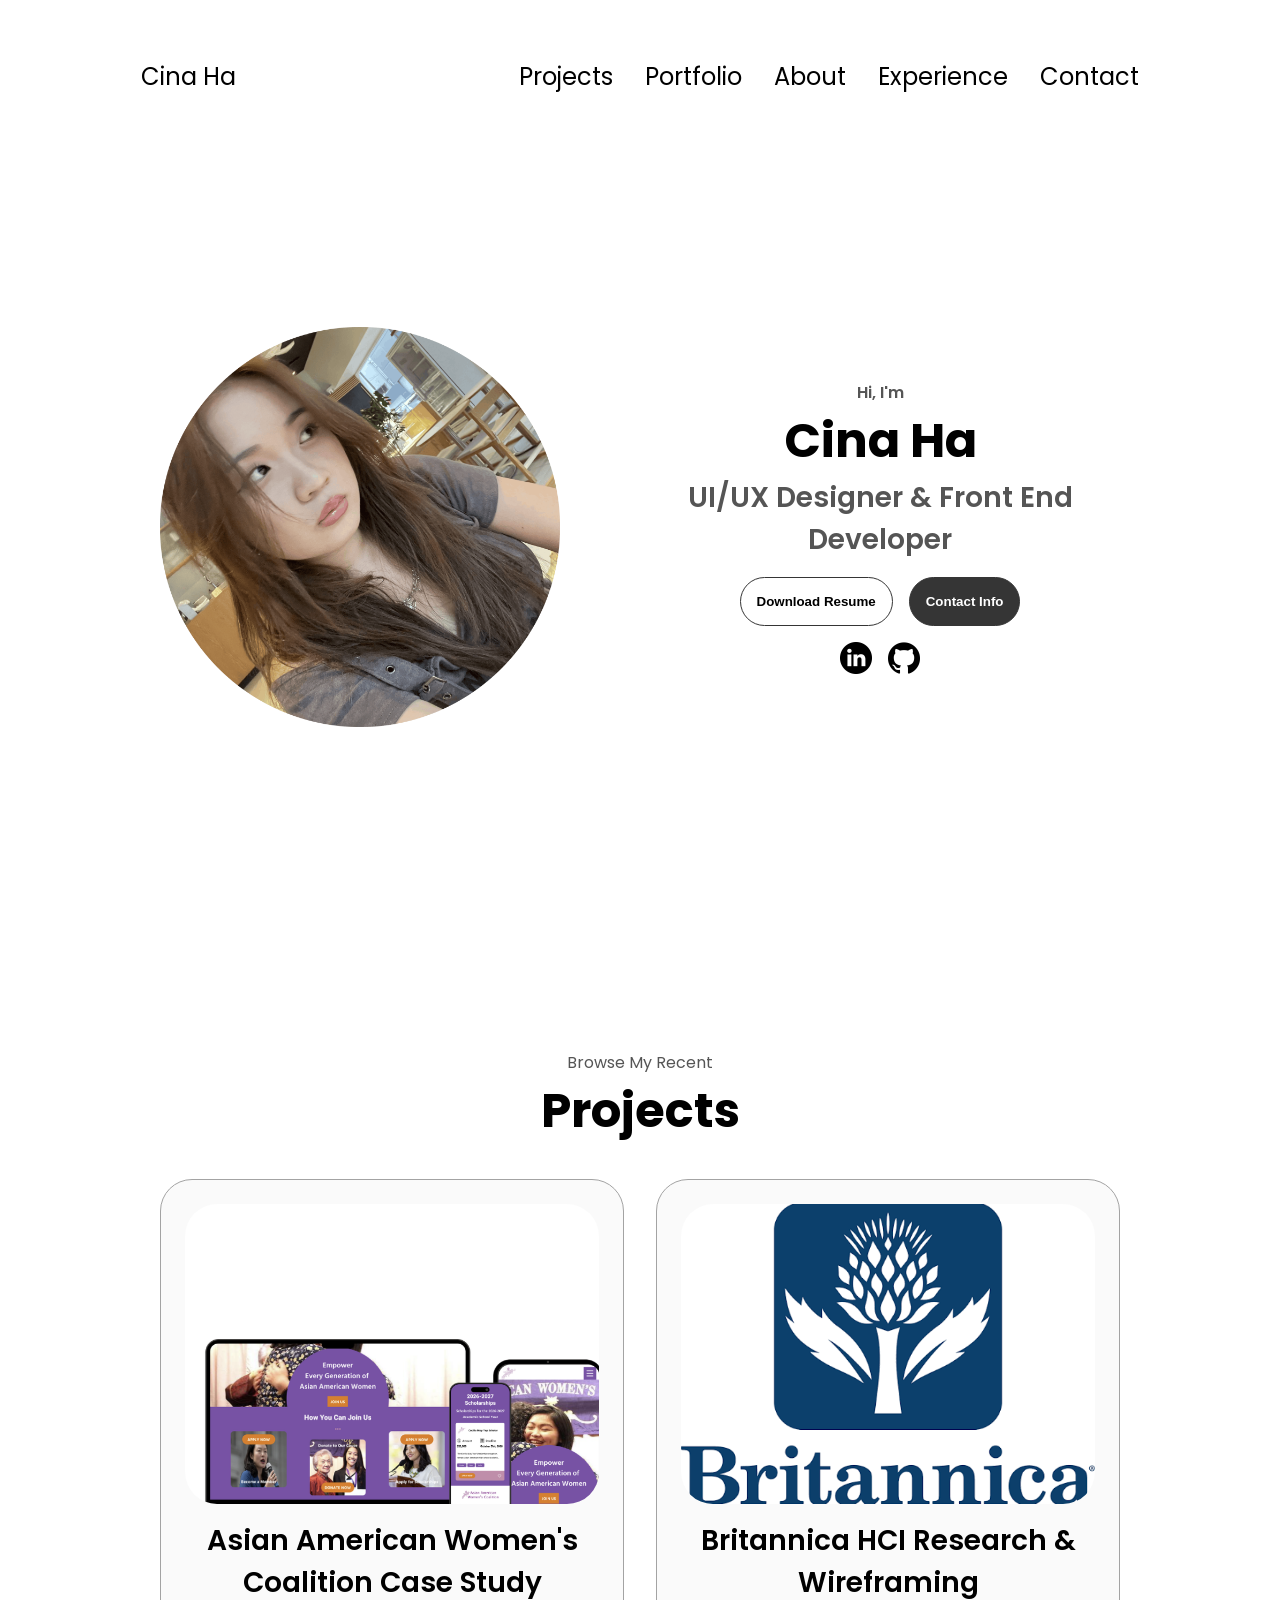
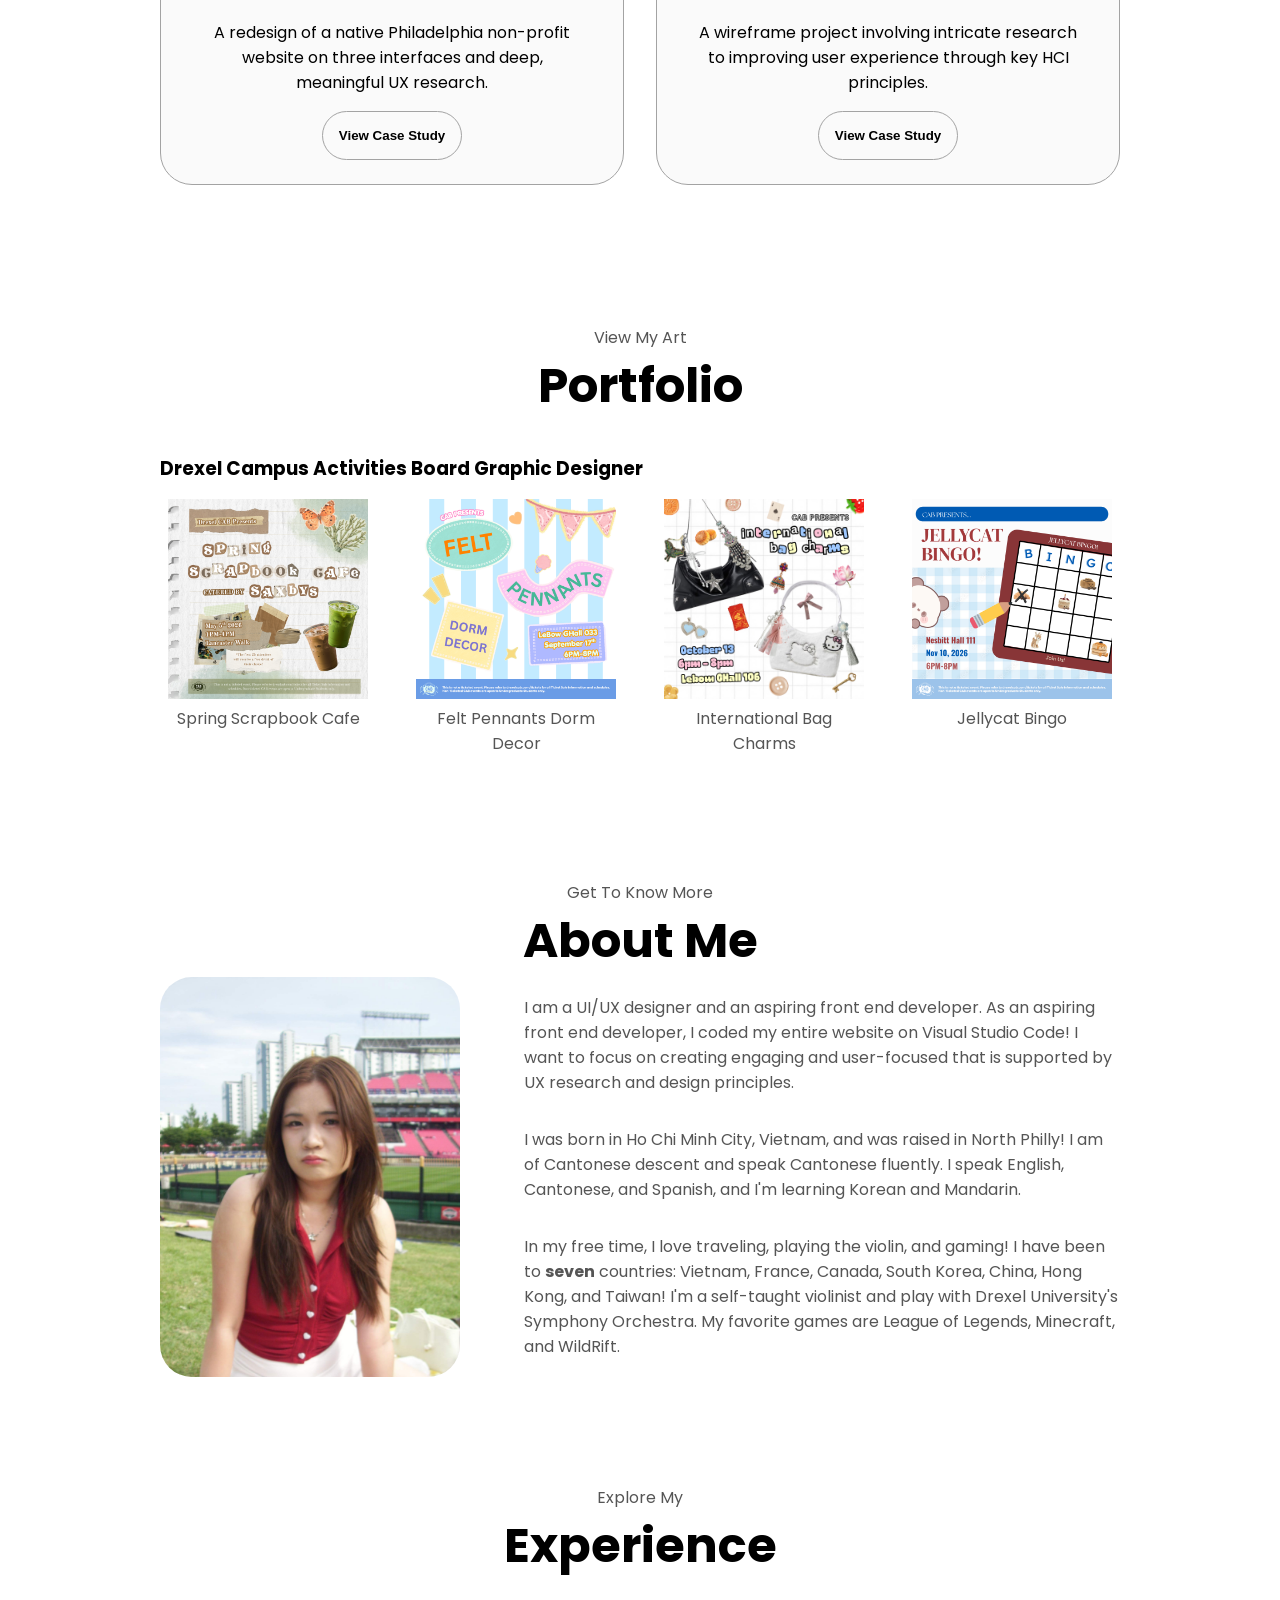
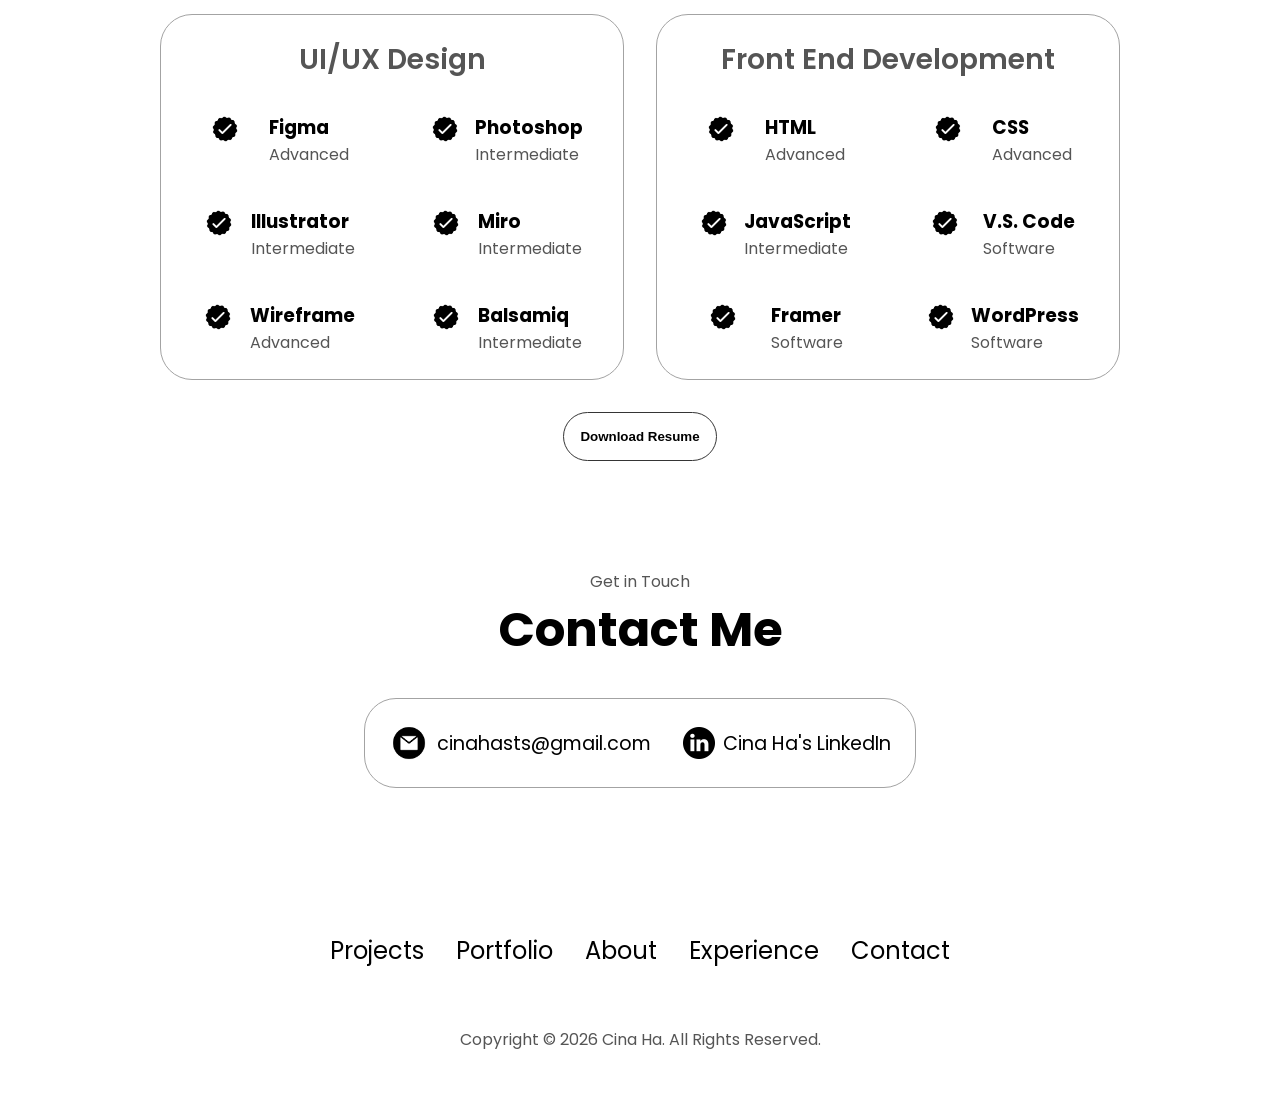
<file: index.html>
<!DOCTYPE html>
<html lang="en">
  <head>
    <meta charset="UTF-8" />
    <meta http-equiv="X-UA-Compatible" content="IE=edge" />
    <meta name="viewport" content="width=device-width, initial-scale=1.0" />
    <title>Cina Ha Portfolio</title>
    <link rel="stylesheet" href="style.css" />
    <link rel="stylesheet" href="mediaqueries.css" />
  </head>
  <body>
    <nav id="desktop-nav">
      <div class="logo"><a href="index.html">Cina Ha</a></div>
      <div>
        <ul class="nav-links">
            <li><a href="#projects">Projects</a></li>
            <li><a href="#portfolio">Portfolio</a></li>
            <li><a href="#about">About</a></li>
            <li><a href="#experience">Experience</a></li>
            <li><a href="#contact">Contact</a></li>
        </ul>
      </div>
    </nav>
    <nav id="hamburger-nav">
      <div class="logo"><a href="index.html">Cina Ha</a></div>
      <div class="hamburger-menu">
        <div class="hamburger-icon" onclick="toggleMenu()">
          <span></span>
          <span></span>
          <span></span>
        </div>
        <div class="menu-links">
          <li><a href="index.html#projects" onclick="toggleMenu()">Projects</a></li>
          <li><a href="index.html#portfolio" onclick="toggleMenu()">Portfolio</a></li>
          <li><a href="index.html#about" onclick="toggleMenu()">About</a></li>
          <li><a href="index.html#experience" onclick="toggleMenu()">Experience</a></li>
          <li><a href="index.html#contact" onclick="toggleMenu()">Contact</a></li>
        </div>
      </div>
    </nav>
    <section id="profile">
      <div class="section__pic-container">
        <img src="./assets/website pfp brown(1)-modified(1).png" alt="John Doe profile picture" />
      </div>
      <div class="section__text">
        <p class="section__text__p1">Hi, I'm</p>
        <h1 class="title">Cina Ha</h1>
        <p class="section__text__p2">UI/UX Designer & Front End Developer</p>
        <div class="btn-container">
          <button
            class="btn btn-color-2"
            onclick="window.open('https://drive.google.com/file/d/10fCJRKZwjLF81q43o3xTg7Vyif8d-96S/view?usp=sharing')"
          >
            Download Resume
          </button>
          <button class="btn btn-color-1" onclick="location.href='./#contact'">
            Contact Info
          </button>
        </div>
        <div id="socials-container">
          <img
            src="./assets/linkedin.png"
            alt="My LinkedIn profile"
            class="icon"
            onclick="location.href='https://linkedin.com/in/cina-ha-b302763a6'"
          />
          <img
            src="./assets/github.png"
            alt="My Github profile"
            class="icon"
            onclick="location.href='https://github.com/cinaha-edu'"
          />
        </div>
      </div>
    </section>
    <section id="projects">
      <p class="section__text__p1">Browse My Recent</p>
      <h1 class="title">Projects</h1>
      <div class="experience-details-container">
        <div class="about-containers">
          <div class="details-container color-container">
            <div class="article-container">
              <img
                src="./assets/AAWC Project 1 Photo.png"
                alt="Asian American Women's Coalition Case Study"
                class="project-img"
              />
            </div>
            <h2 class="experience-sub-title project-title">Asian American Women's Coalition Case Study</h2>
            <p class="AAWC-info-project project-title">A redesign of a native Philadelphia non-profit website on three interfaces and deep, meaningful UX research.</p>
            <div class="btn-container">
              <button
                class="btn btn-color-2 project-btn"
                onclick="location.href='project1.html'"
              >
                View Case Study
              </button>
            </div>
          </div>
          <div class="details-container color-container">
            <div class="article-container">
              <img
                src="./assets/New Britannica.png"
                alt="Britannica Case Study"
                class="project-img"
              />
            </div>
            <h2 class="experience-sub-title project-title">Britannica HCI Research & Wireframing</h2>
            <p class="AAWC-info-body project-title">A wireframe project involving intricate research to improving user experience through key HCI principles.</p>
            <div class="btn-container">
            <div class="btn-container">
              <button
                class="btn btn-color-2 project-btn"
                onclick="location.href='project2.html'"
              >
                View Case Study
              </button>
            </div>
          </div>
        </div>
      </div>
    </section>
    <section id="portfolio">
      <p class="section__text__p1">View My Art</p>
      <h1 class="title">Portfolio</h1>
      <div class="portfolio-text">
        <h3>Drexel Campus Activities Board Graphic Designer</h3>
      </div>
      <div class="portfolio-pic-container">
        <div class="portfolio-pic">
          <img
            src="./assets/(FINAL) Spring Scrapbook @ Saxbys (V2).png"
            alt="Profile picture"
            class="portfolio-pic-1"
          />
          <p>Spring Scrapbook Cafe
          </p>
        </div>
        <div class="portfolio-pic">
          <img
            src="./assets/Felt Pennants Dorm Decor FINAL.png"
            alt="Profile picture"
            class="portfolio-pic-1"
          />
          <p>Felt Pennants Dorm Decor</p>
        </div>
        <div class="portfolio-pic">
          <img
            src="./assets/CAB International Bag Charms 10.13.png"
            alt="Profile picture"
            class="portfolio-pic-1"
          />
          <p>International Bag Charms</p>

        </div>
        <div class="portfolio-pic">
          <img
            src="./assets/Jellycat Bingo.png"
            alt="Profile picture"
            class="portfolio-pic-1"
          />
          <p>Jellycat Bingo</p>

        </div>
      </div>
    </section>


    <section id="about">
      <p class="section__text__p1">Get To Know More</p>
      <h1 class="title">About Me</h1>
      <div class="section-container">
        <div class="section__pic-container">
          <img
            src="./assets/website pfp red(1).jpeg"
            alt="Profile picture"
            class="about-pic"
          />
        </div>
          <div class="text-container">
            <p class="about-me-1">I am a UI/UX designer and an aspiring front end developer. As an aspiring front end developer, I coded my entire website on Visual Studio Code! I want to focus on creating engaging and user-focused that is supported by UX research and design principles.</p>
            <p class="about-me-2">I was born in Ho Chi Minh City, Vietnam, and was raised in North Philly! I am of Cantonese descent and speak Cantonese fluently. I speak English, Cantonese, and Spanish, and I'm learning Korean and Mandarin.</p>
            <p class="about-me-3">In my free time, I love traveling, playing the violin, and gaming! I have been to <b>seven</b> countries: Vietnam, France, Canada, South Korea, China, Hong Kong, and Taiwan! I'm a self-taught violinist and play with Drexel University's Symphony Orchestra. My favorite games are League of Legends, Minecraft, and WildRift.</p>
          </div>
        </div>
      </div>
    </section>
    <section id="experience">
      <p class="section__text__p1">Explore My</p>
      <h1 class="title">Experience</h1>
      <div class="experience-details-container">
        <div class="about-containers">
          <div class="details-container">
            <h2 class="experience-sub-title">UI/UX Design</h2>
            <div class="article-container">
              <article>
                <img
                  src="./assets/checkmark.png"
                  alt="Experience icon"
                  class="icon"
                />
                <div>
                  <h3>Figma</h3>
                  <p>Advanced</p>
                </div>
              </article>

              <article>
                <img
                  src="./assets/checkmark.png"
                  alt="Experience icon"
                  class="icon"
                />
                <div>
                  <h3>Photoshop</h3>
                  <p>Intermediate</p>
                </div>
              </article>
              <article>
                <img
                  src="./assets/checkmark.png"
                  alt="Experience icon"
                  class="icon"
                />
                <div>
                  <h3>Illustrator</h3>
                  <p>Intermediate</p>
                </div>
              </article>
              <article>
                <img
                  src="./assets/checkmark.png"
                  alt="Experience icon"
                  class="icon"
                />
                <div>
                  <h3>Miro</h3>
                  <p>Intermediate</p>
                </div>
              </article>
              <article>
                <img
                  src="./assets/checkmark.png"
                  alt="Experience icon"
                  class="icon"
                />
                <div>
                  <h3>Wireframe</h3>
                  <p>Advanced</p>
                </div>
              </article>
              <article>
                <img
                  src="./assets/checkmark.png"
                  alt="Experience icon"
                  class="icon"
                />
                <div>
                  <h3>Balsamiq</h3>
                  <p>Intermediate</p>
                </div>
              </article>
            </div>
          </div>
          <div class="details-container">
            <h2 class="experience-sub-title">Front End Development</h2>
            <div class="article-container">
              <article>
                <img
                  src="./assets/checkmark.png"
                  alt="Experience icon"
                  class="icon"
                />
                <div>
                  <h3>HTML</h3>
                  <p>Advanced</p>
                </div>
              </article>
              <article>
                <img
                  src="./assets/checkmark.png"
                  alt="Experience icon"
                  class="icon"
                />
                <div>
                  <h3>CSS</h3>
                  <p>Advanced</p>
                </div>
              </article>
              <article>
                <img
                  src="./assets/checkmark.png"
                  alt="Experience icon"
                  class="icon"
                />
                <div>
                  <h3>JavaScript</h3>
                  <p>Intermediate</p>
                </div>
              </article>
              <article>
                <img
                  src="./assets/checkmark.png"
                  alt="Experience icon"
                  class="icon"
                />
                <div>
                  <h3>V.S. Code</h3>
                  <p>Software</p>
                </div>
              </article>
              <article>
                <img
                  src="./assets/checkmark.png"
                  alt="Experience icon"
                  class="icon"
                />
                <div>
                  <h3>Framer</h3>
                  <p>Software</p>
                </div>
              </article>
              <article>
                <img
                  src="./assets/checkmark.png"
                  alt="Experience icon"
                  class="icon"
                />
                <div>
                  <h3>WordPress</h3>
                  <p>Software</p>
                </div>
              </article>
            </div>
          </div>
        </div>
      </div>
      <div class="btn-container">
          <button
            class="btn btn-color-2"
            onclick="window.open('https://drive.google.com/file/d/10fCJRKZwjLF81q43o3xTg7Vyif8d-96S/view?usp=sharing')"
          >
            Download Resume
          </button>
    </section>
    <section id="contact">
      <p class="section__text__p1">Get in Touch</p>
      <h1 class="title">Contact Me</h1>
      <div class="contact-info-upper-container">
        <div class="contact-info-container">
          <img
            src="./assets/email.png"
            alt="Email icon"
            class="icon contact-icon email-icon"
          />
          <p><a href="mailto:cinahasts@gmail.com">cinahasts@gmail.com</a></p>
        </div>
        <div class="contact-info-container">
          <img
            src="./assets/linkedin.png"
            alt="LinkedIn icon"
            class="icon contact-icon"
          />
          <p><a href="https://www.linkedin.com/in/cina-ha-b302763a6">Cina Ha's LinkedIn</a></p>
        </div>
      </div>
    </section>
    <footer>
      <nav>
        <div class="nav-links-container">
          <ul class="nav-links">
            <li><a href="#projects">Projects</a></li>
            <li><a href="#portfolio">Portfolio</a></li>
            <li><a href="#about">About</a></li>
            <li><a href="#experience">Experience</a></li>
            <li><a href="#contact">Contact</a></li>
          </ul>
        </div>
      </nav>
      <p>Copyright &#169; 2026 Cina Ha. All Rights Reserved.</p>
    </footer>
    <script src="script.js"></script>
  </body>
</html>
</file>
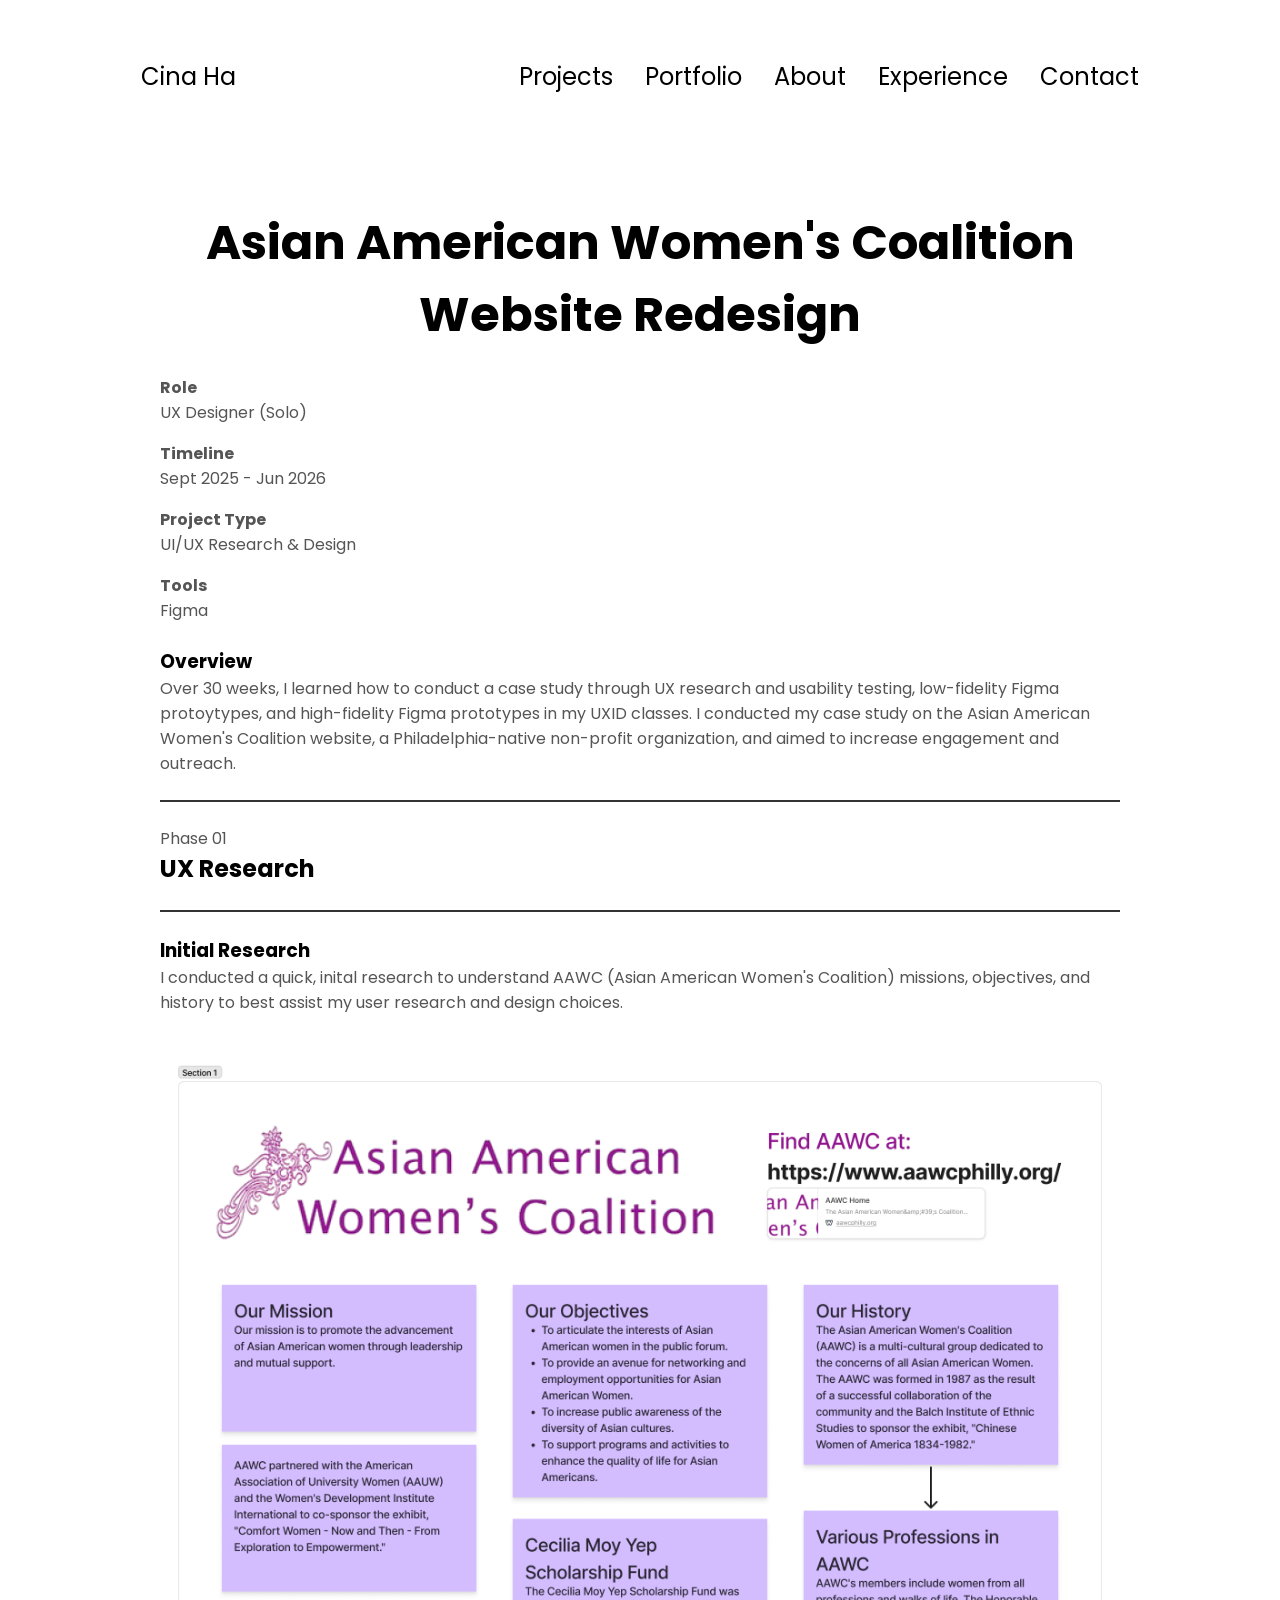
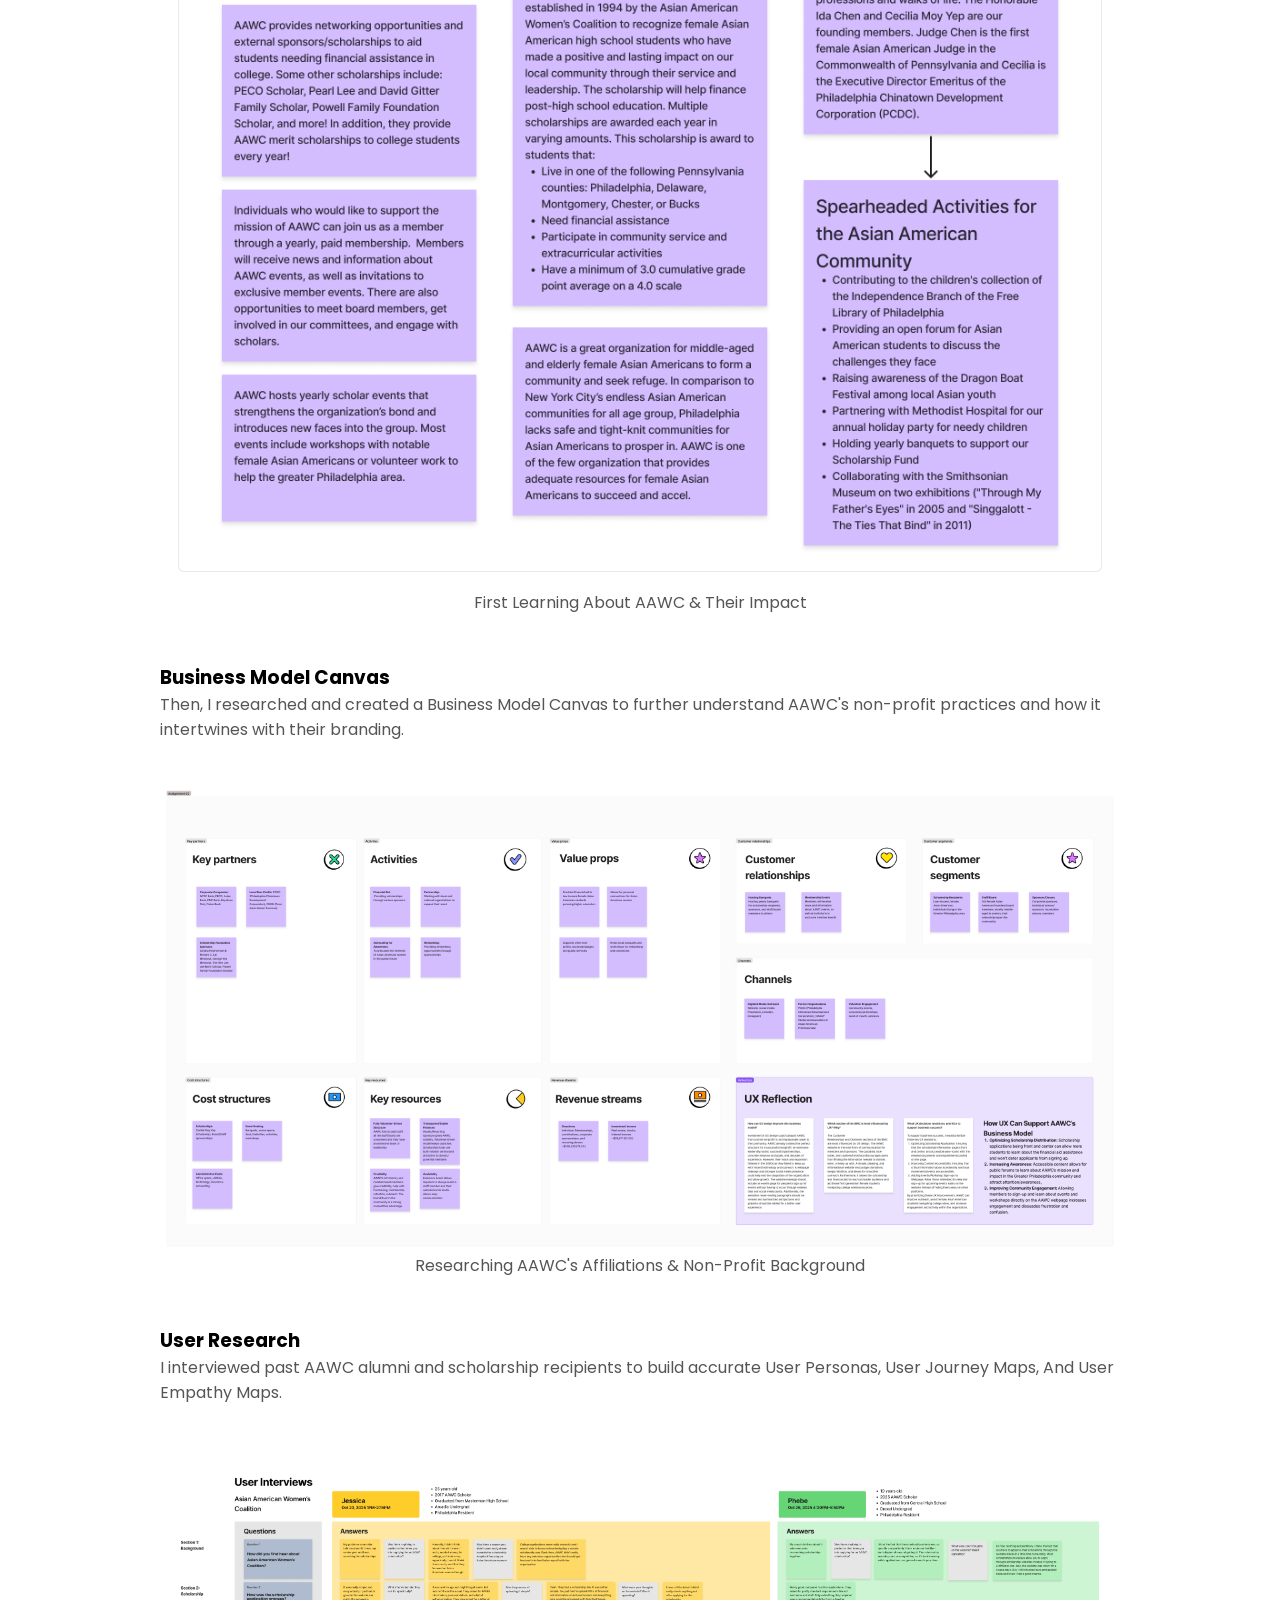
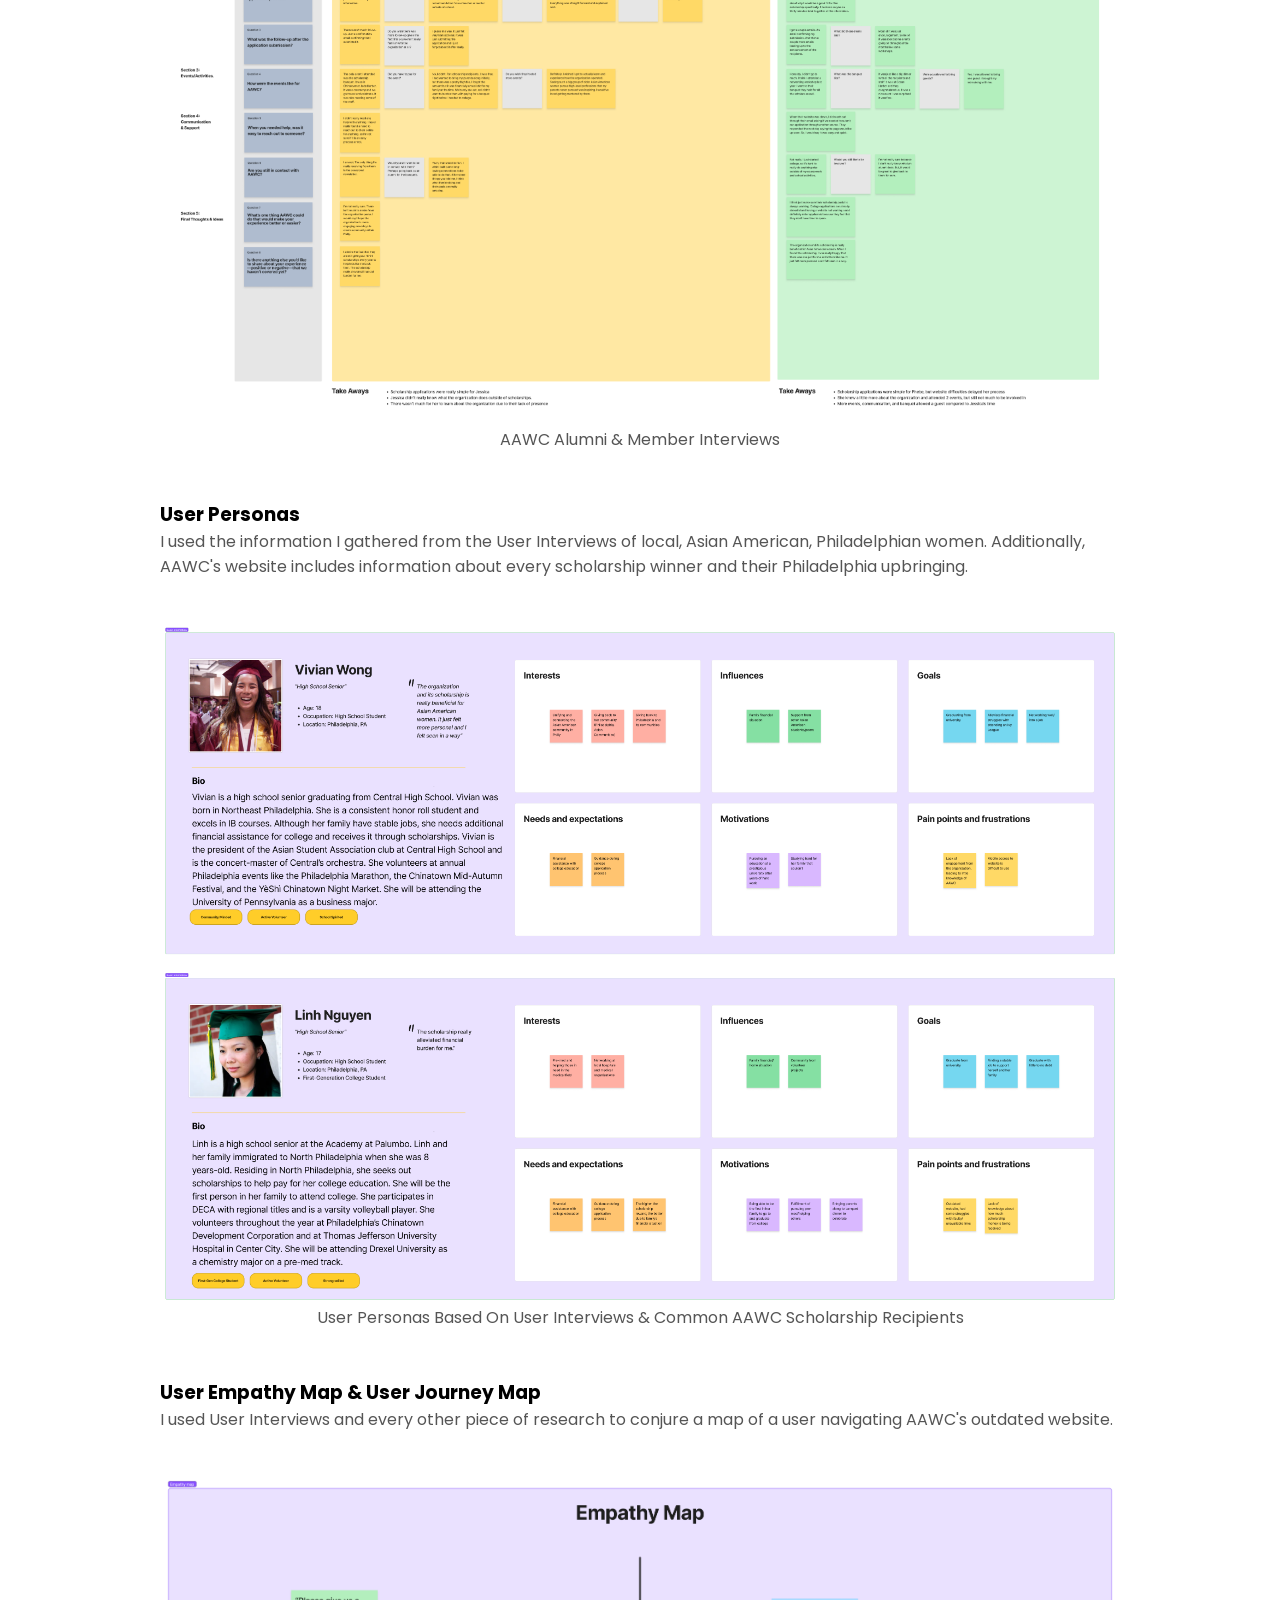
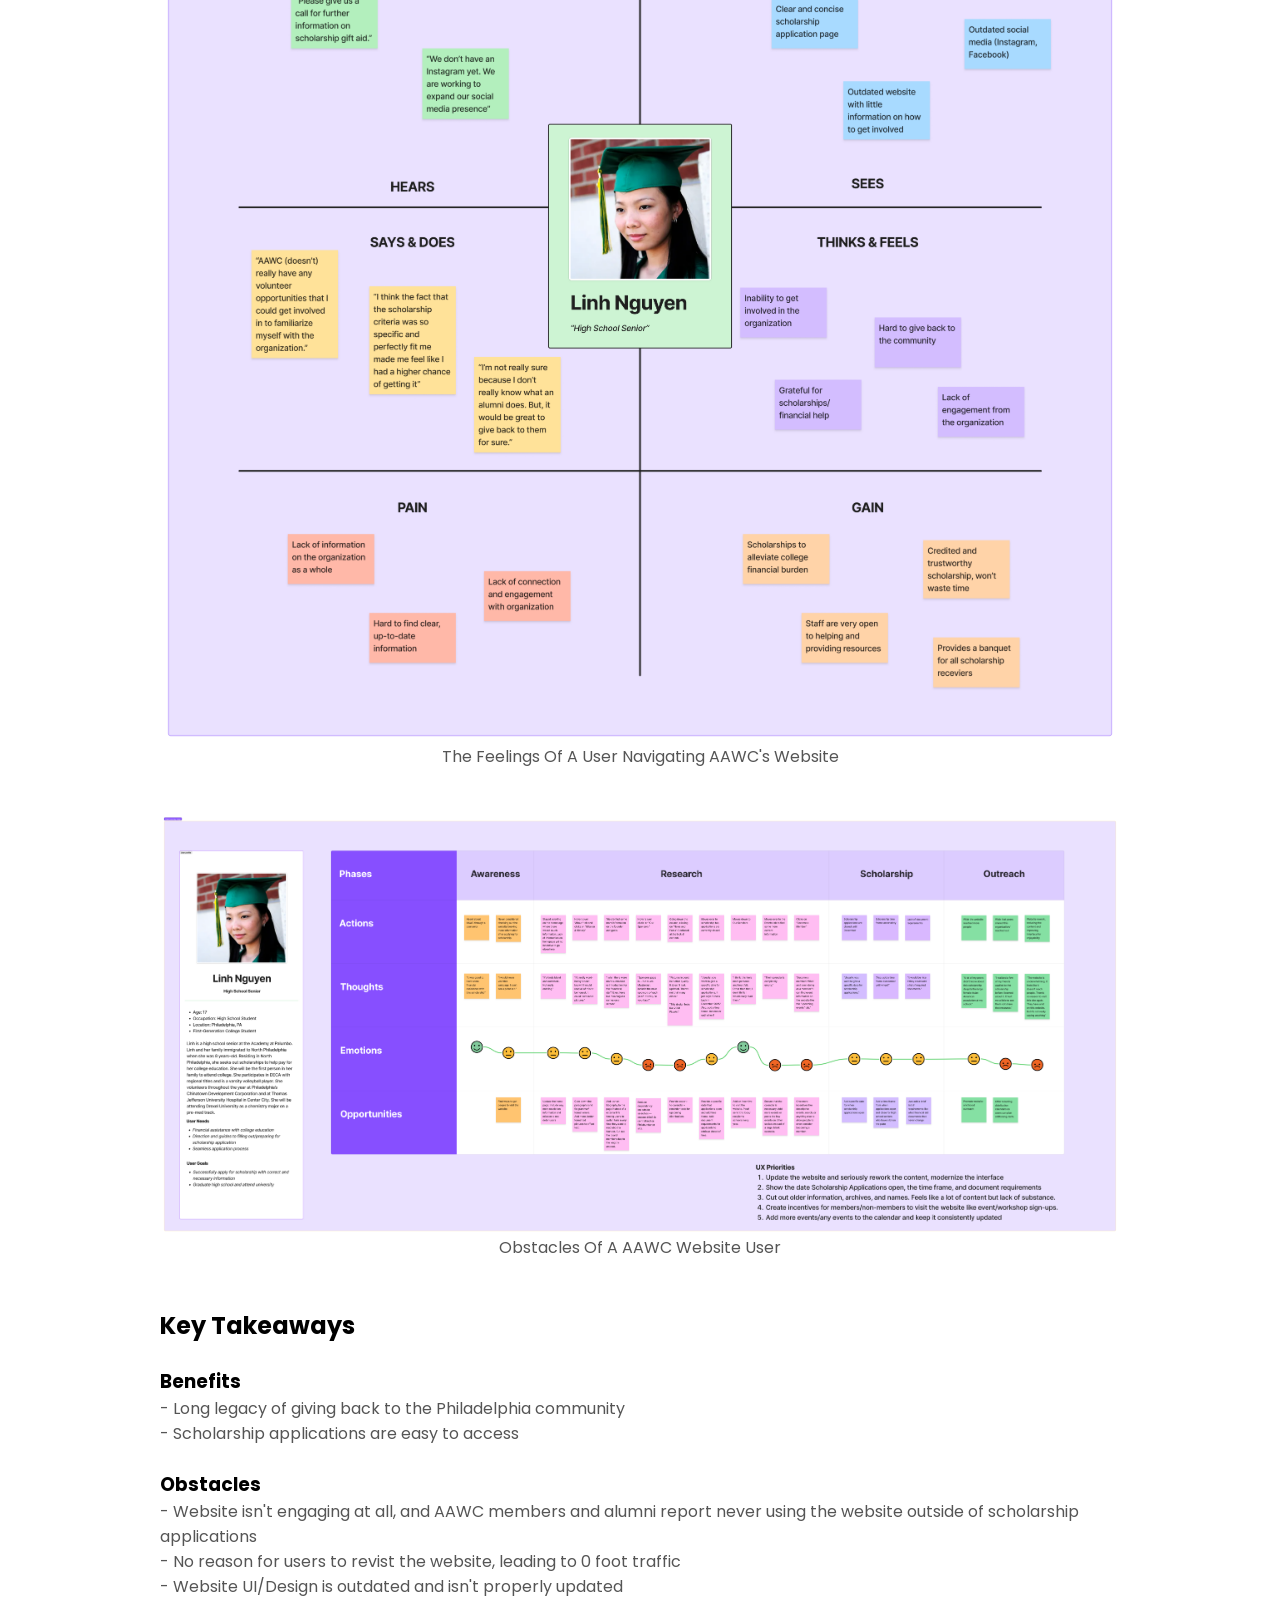
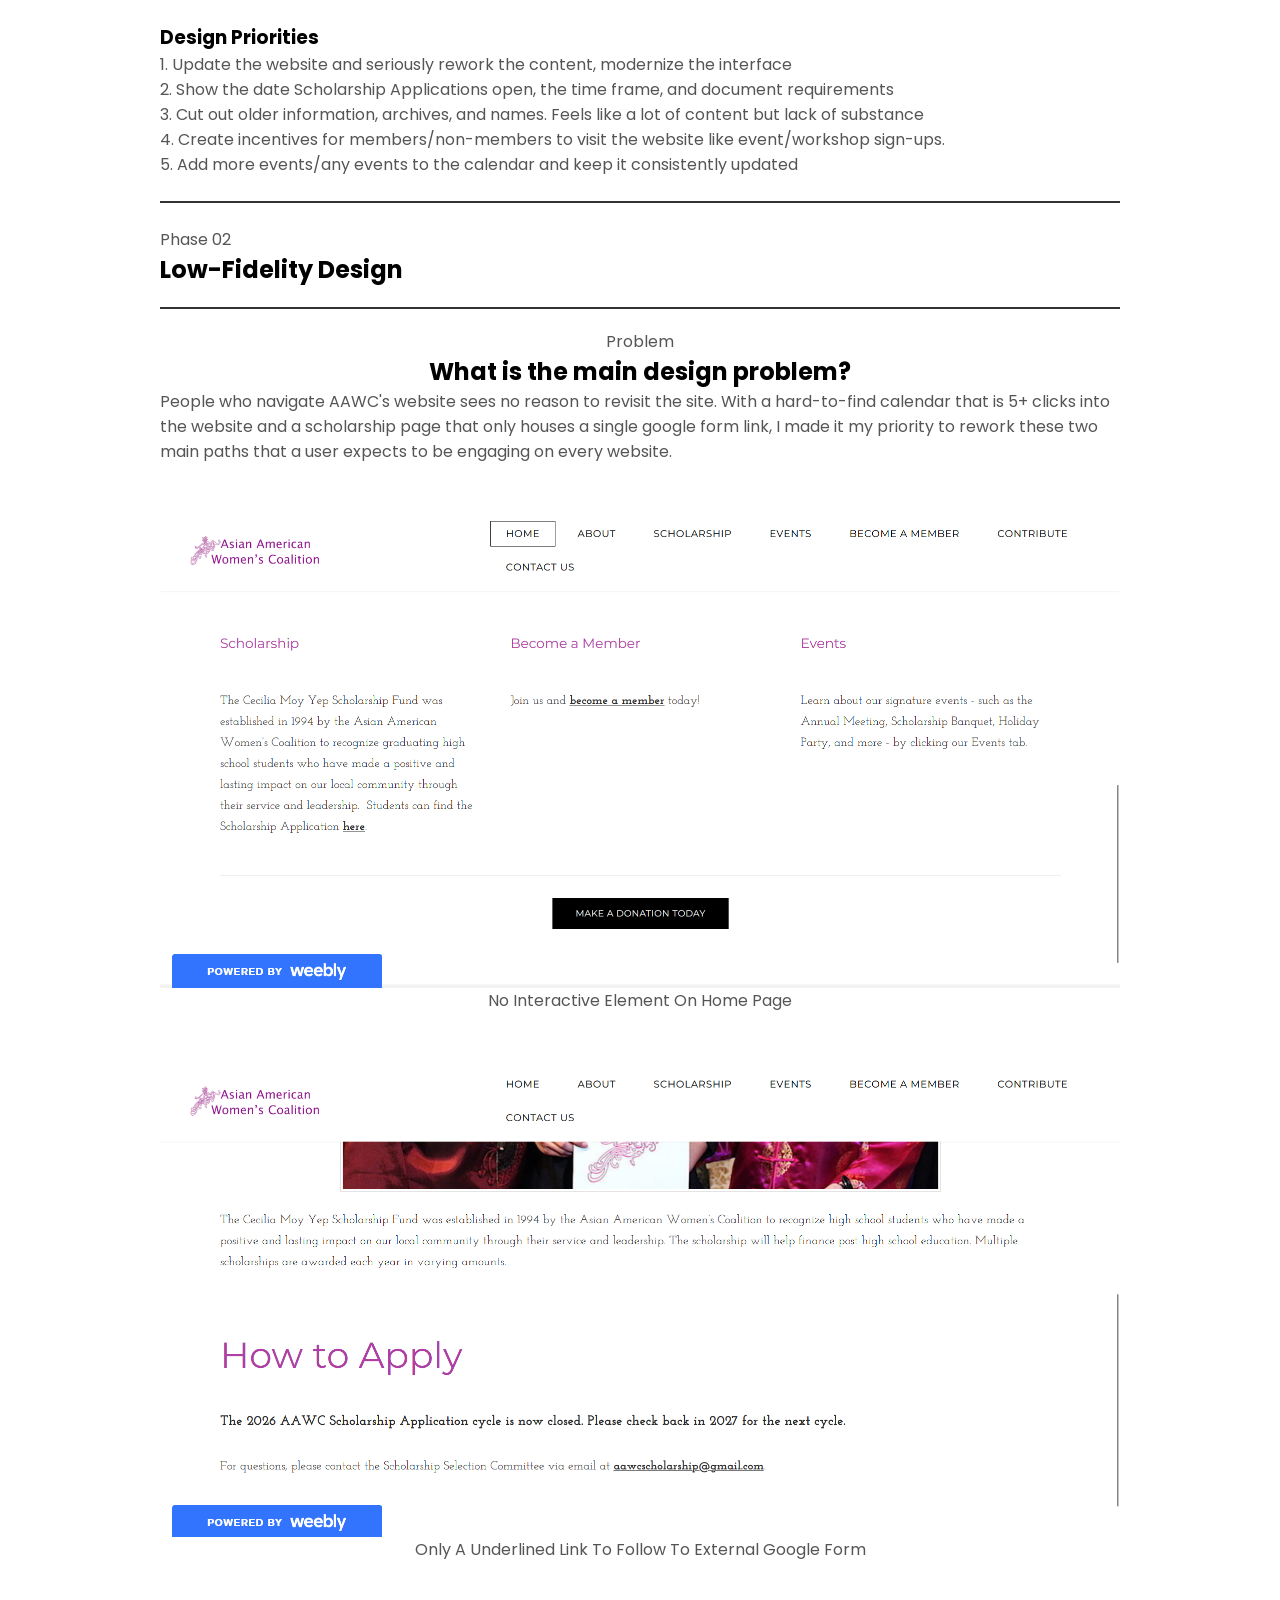
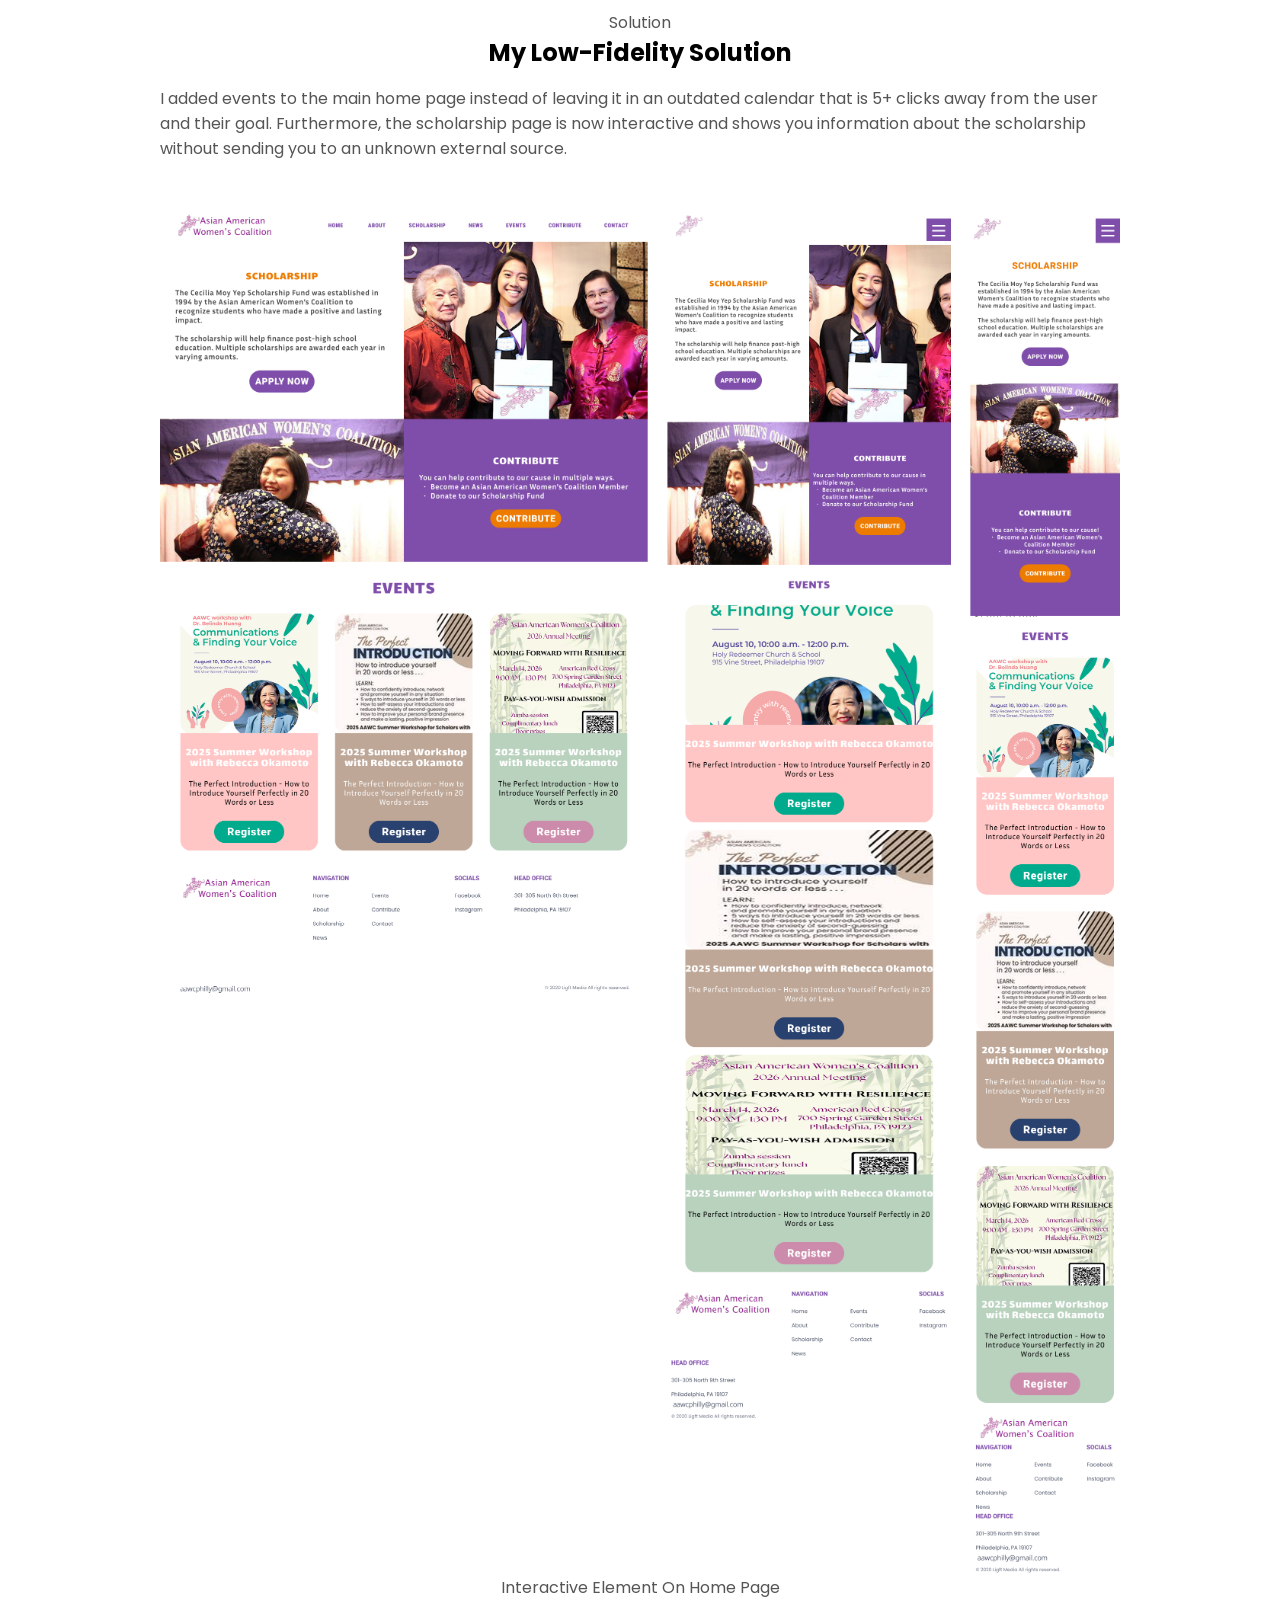
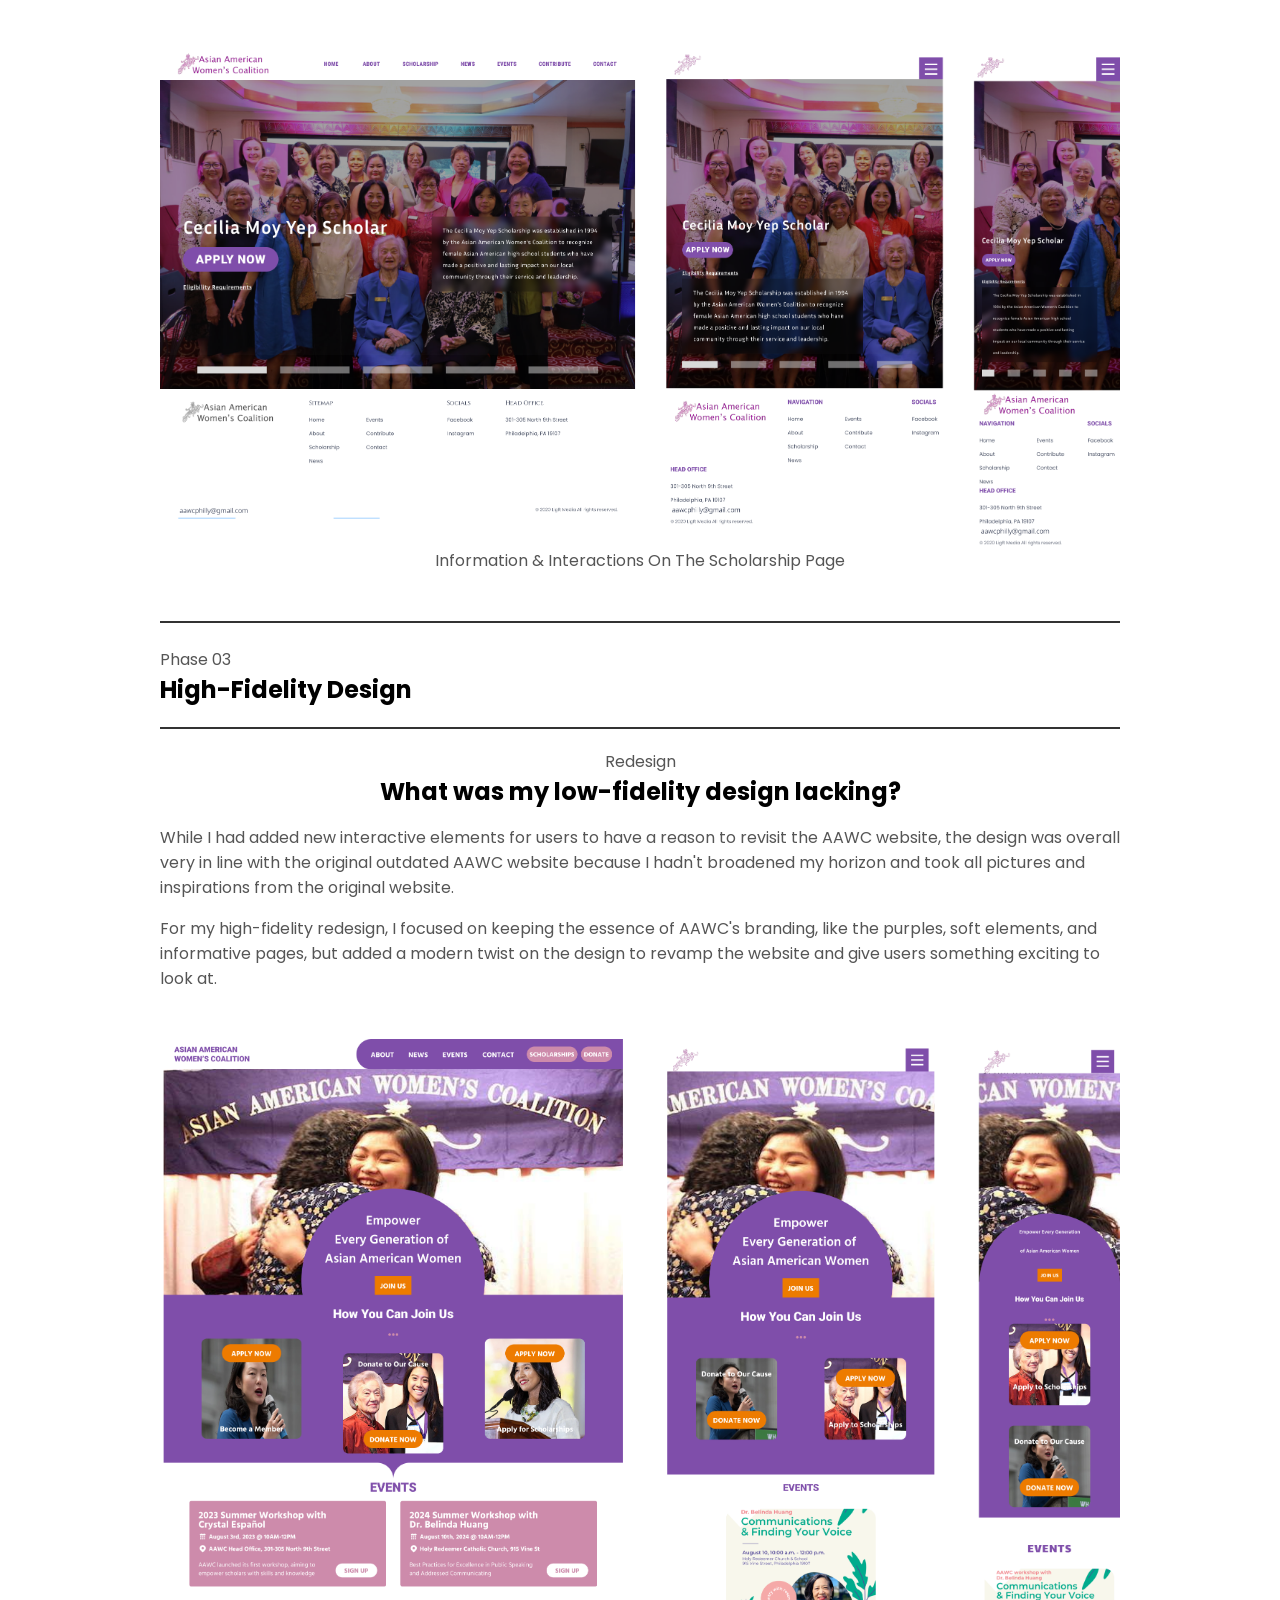
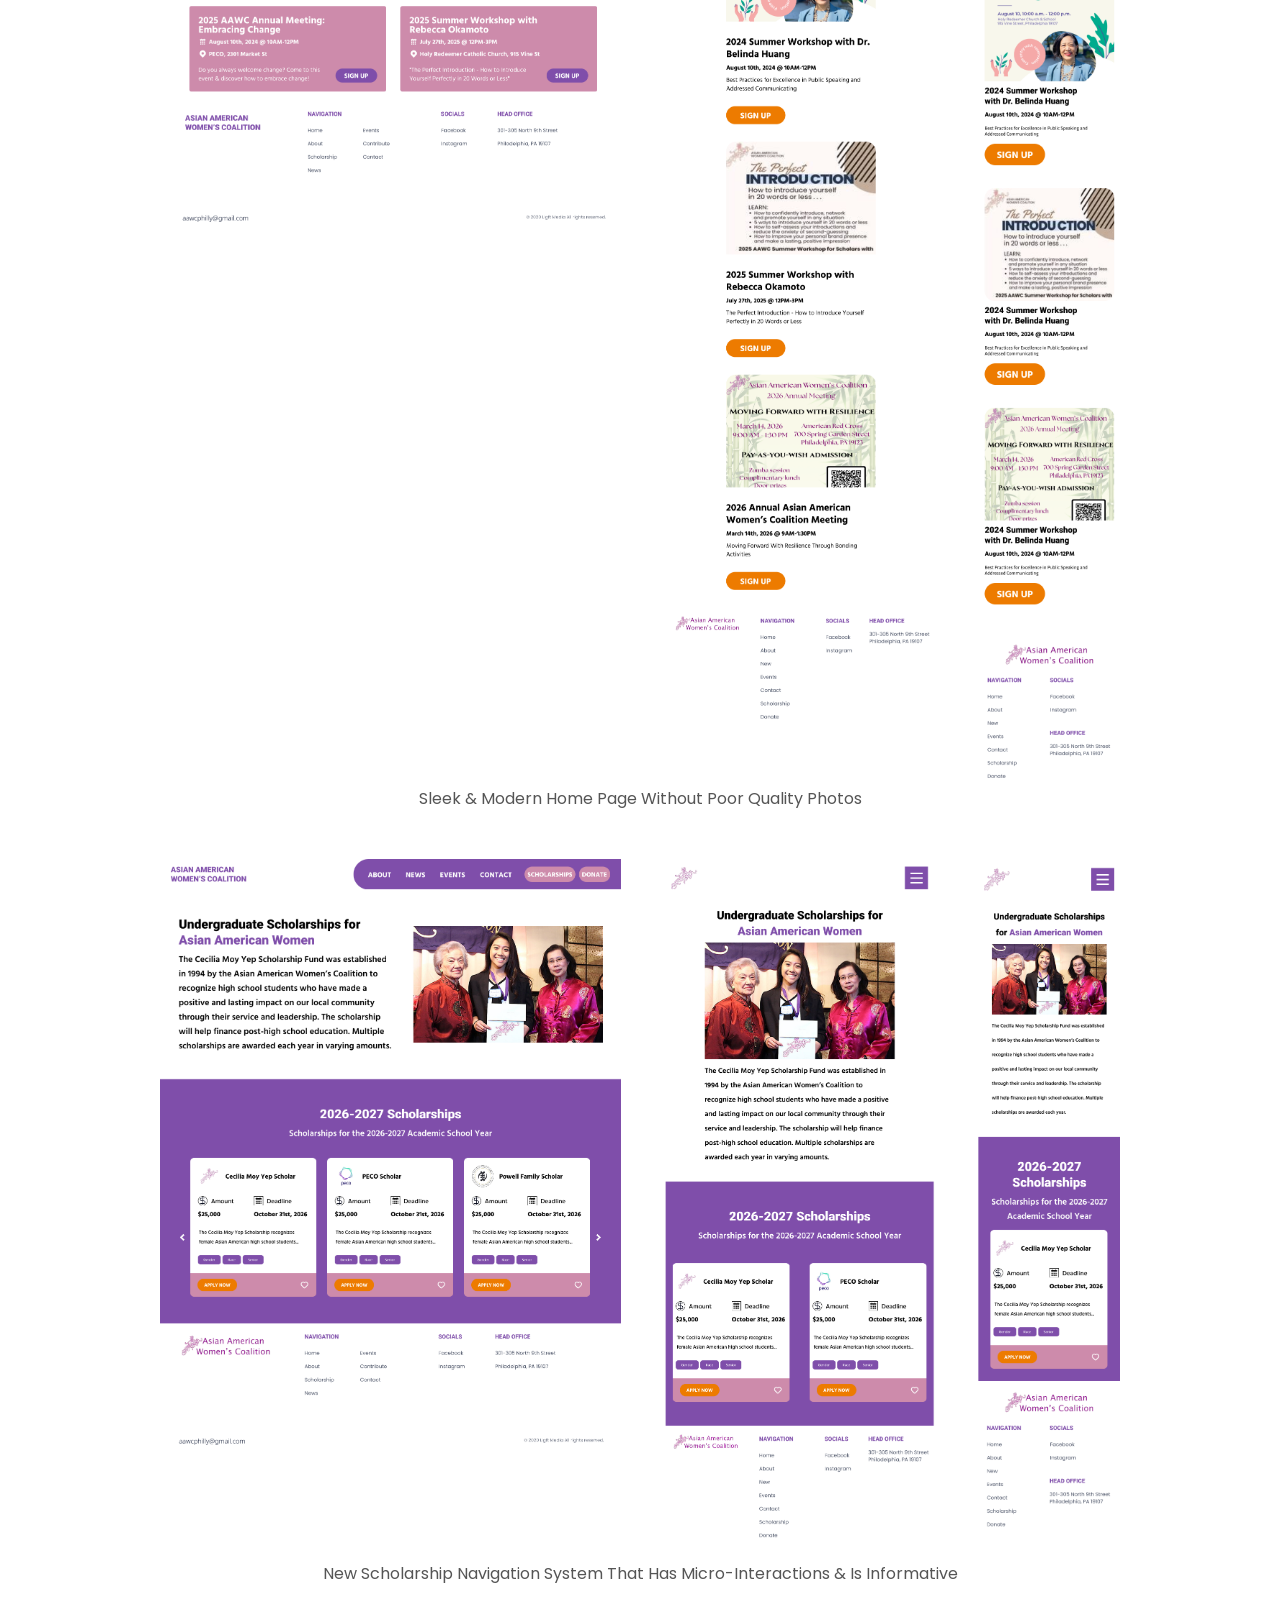
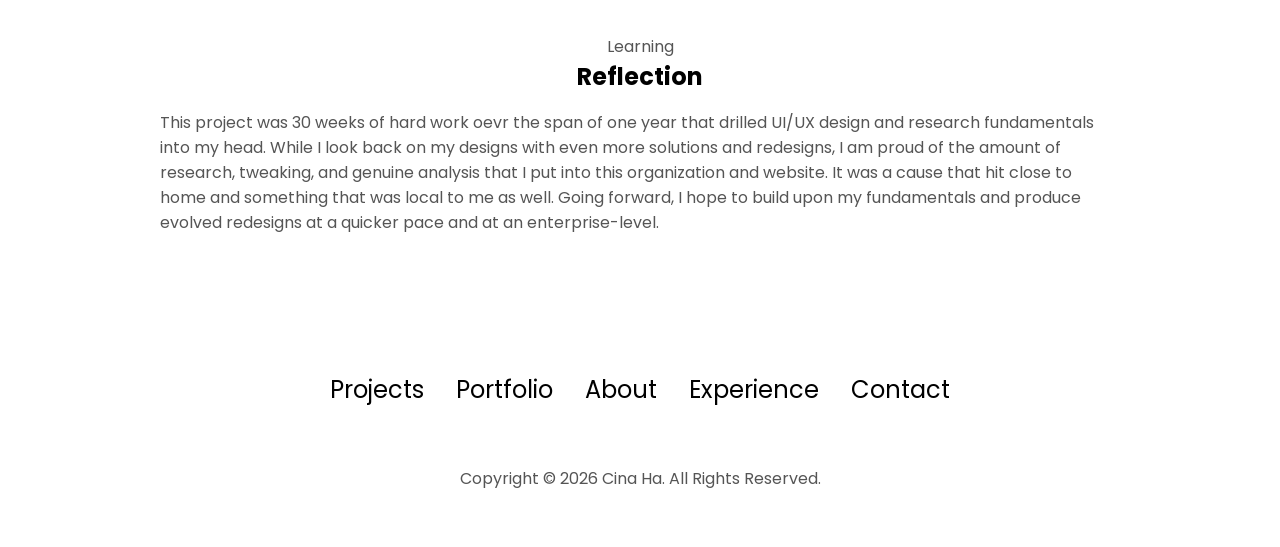
<file: project1.html>
<!DOCTYPE html>
<html lang="en">
  <head>
    <meta charset="UTF-8" />
    <meta http-equiv="X-UA-Compatible" content="IE=edge" />
    <meta name="viewport" content="width=device-width, initial-scale=1.0" />
    <title>Cina Ha Portfolio</title>
    <link rel="stylesheet" href="style.css" />
    <link rel="stylesheet" href="mediaqueries.css" />
  </head>
  <body>
    <nav id="desktop-nav">
      <div class="logo"><a href="index.html">Cina Ha</a></div>
      <div>
        <ul class="nav-links">
            <li><a href="#projects">Projects</a></li>
            <li><a href="#portfolio">Portfolio</a></li>
            <li><a href="#about">About</a></li>
            <li><a href="#experience">Experience</a></li>
            <li><a href="#contact">Contact</a></li>
        </ul>
      </div>
    </nav>
    <nav id="hamburger-nav">
      <div class="logo"><a href="index.html">Cina Ha</a></div>
      <div class="hamburger-menu">
        <div class="hamburger-icon" onclick="toggleMenu()">
          <span></span>
          <span></span>
          <span></span>
        </div>
        <div class="menu-links">
          <li><a href="index.html#projects" onclick="toggleMenu()">Projects</a></li>
          <li><a href="index.html#portfolio" onclick="toggleMenu()">Portfolio</a></li>
          <li><a href="index.html#about" onclick="toggleMenu()">About</a></li>
          <li><a href="index.html#experience" onclick="toggleMenu()">Experience</a></li>
          <li><a href="index.html#contact" onclick="toggleMenu()">Contact</a></li>
        </div>
      </div>
    </nav>
    <section id="project-1">
    <div project1-container>
        <h1 class="title">Asian American Women's Coalition Website Redesign</h1>
        <div class="big-frame-1">
            <div id="overview-1">
            <p><b>Role</b></p>
            <p>UX Designer (Solo)</p>
            </div>
            <div id="overview-2">
              <p><b>Timeline</b></p>
              <p>Sept 2025 - Jun 2026</p>
            </div>
            <div id="overview-3">
              <p><b>Project Type</b></p>
              <p>UI/UX Research & Design</p>
            </div>
            <div id="overview-4">
              <p><b>Tools</b></p>
              <p>Figma</p>
            </div>
          </div>

        <div class="big-frame-1">
          <div id="overview-5">
            <h3>Overview</h3>
            <p>Over 30 weeks, I learned how to conduct a case study through UX research and usability testing, low-fidelity Figma protoytypes, and high-fidelity Figma prototypes in my UXID classes. I conducted my case study on the Asian American Women's Coalition website, a Philadelphia-native non-profit organization, and aimed to increase engagement and outreach.</p>
          </div>
      </div>
<hr class="custom-line">

          <div class="big-frame-1">
            <div id="overview-5">
              <p>Phase 01</p>
              <h2>UX Research</h2>
          </div>
      </div>

<hr class="custom-line">

          <div class="big-frame-1">
            <div id="overview-5">
              <h3>Initial Research</h3>
              <p>I conducted a quick, inital research to understand AAWC (Asian American Women's Coalition) missions, objectives, and history to best assist my user research and design choices.</p>
            </div>
          <div class="project-photos">
            <img
            src="./assets/Research Overview.png"
            alt="Initial AAWC Research"
            class="initial-research-pic"
          />
          <p class="subtitles">First Learning About AAWC & Their Impact</p>
          </div>
      </div>

          <div class="big-frame-1">
            <div id="overview-5">
              <h3>Business Model Canvas</h3>
              <p>Then, I researched and created a Business Model Canvas to further understand AAWC's non-profit practices and how it intertwines with their branding.</p>
            </div>
          <div class="project-photos">
            <img
            src="./assets/BMC.png"
            alt="Initial BMC Research"
            class="BMC-research-pic"
          />
          <p class="subtitles">Researching AAWC's Affiliations & Non-Profit Background</p>
          </div>
      </div>

          <div class="big-frame-1">
            <div id="overview-5">
              <h3>User Research</h3>
              <p>I interviewed past AAWC alumni and scholarship recipients to build accurate User Personas, User Journey Maps, And User Empathy Maps.</p>
            </div>
          <div class="project-photos">
            <img
            src="./assets/User Interview.png"
            alt="User Interview Research"
            class="Interview-research-pic"
          />
          <p class="subtitles">AAWC Alumni & Member Interviews</p>
          </div>
      </div>
          <div class="big-frame-1">
            <div id="overview-5">
              <h3>User Personas</h3>
              <p>I used the information I gathered from the User Interviews of local, Asian American, Philadelphian women. Additionally, AAWC's website includes information about every scholarship winner and their Philadelphia upbringing.</p>
            </div>
          <div class="project-photos">
            <img
            src="./assets/User Personas.png"
            alt="User Interview Research"
            class="Interview-research-pic"
          />
          <p class="subtitles">User Personas Based On User Interviews & Common AAWC Scholarship Recipients</p>
          </div>
      </div>
          <div class="big-frame-1">
            <div id="overview-5">
              <h3>User Empathy Map & User Journey Map</h3>
              <p>I used User Interviews and every other piece of research to conjure a map of a user navigating AAWC's outdated website.</p>
            </div>

          <div class="project-photos">
            <img
            src="./assets/User Empathy Map.png"
            alt="User Interview Research"
            class="Interview-research-pic"
          />
          <p class="subtitles">The Feelings Of A User Navigating AAWC's Website</p>
          </div>
      </div>
          <div class="big-frame-1">
          <div class="project-photos">
            <img
            src="./assets/User Journey Map.png"
            alt="User Interview Research"
            class="Interview-research-pic"
          />
          <p class="subtitles">Obstacles Of A AAWC Website User</p>
          </div>
      </div>
          <div class="big-frame-1">
            <div id="overview-5">
              <h2 class="text">Key Takeaways</h2>
            </div>
            </div>
          <div class="big-frame-1">
            <div id="overview-5">
              <h3>Benefits</h3>
              <ul>
                <p>- Long legacy of giving back to the Philadelphia community</p>
                <p>- Scholarship applications are easy to access</p>
              </ul>
            </div>
          </div>
          <div class="big-frame-1">
            <div id="overview-5">
              <h3>Obstacles</h3>
                <p>- Website isn't engaging at all, and AAWC members and alumni report never using the website outside of scholarship applications</p>
                <p>- No reason for users to revist the website, leading to 0 foot traffic</p>
                <p>- Website UI/Design is outdated and isn't properly updated</p>
            </div>
          </div>
          <div class="big-frame-1">
            <div id="overview-5">
              <h3>Design Priorities</h3>
                <p>1. Update the website and seriously rework the content, modernize the interface</p>
                <p>2. Show the date Scholarship Applications open, the time frame, and document requirements</p>
                <p>3. Cut out older information, archives, and names. Feels like a lot of content but lack of substance</p>
                <p>4. Create incentives for members/non-members to visit the website like event/workshop sign-ups.</p>
                <p>5. Add more events/any events to the calendar and keep it consistently updated</p>
            </div>
          </div>
<hr class="custom-line">

          <div class="big-frame-1">
            <div id="overview-5">
              <p>Phase 02</p>
              <h2>Low-Fidelity Design</h2>
          </div>

<hr class="custom-line">


            <div id="overview-67">
              <p>Problem</p>
              <h2>What is the main design problem?</h2>
          </div>

            <div id="overview-6">
              <p>People who navigate AAWC's website sees no reason to revisit the site. With a hard-to-find calendar that is 5+ clicks into the website and a scholarship page that only houses a single google form link, I made it my priority to rework these two main paths that a user expects to be engaging on every website.</p>
          </div>
          <div class="project-photos">
            <img
            src="./assets/Home Page Screenshot.png"
            alt="User Interview Research"
            class="Interview-research-pic"
          />
          <p class="subtitles">No Interactive Element On Home Page</p>
          </div>
          <div class="project-photos">
            <img
            src="./assets/Scholarship Screenshot.png"
            alt="User Interview Research"
            class="Interview-research-pic"
          />
          <p class="subtitles">Only A Underlined Link To Follow To External Google Form</p>
          </div>

            <div id="overview-67">
              <p>Solution</p>
              <h2>My Low-Fidelity Solution</h2>
          </div>

            <div id="overview-61">
              <p>I added events to the main home page instead of leaving it in an outdated calendar that is 5+ clicks away from the user and their goal. Furthermore, the scholarship page is now interactive and shows you information about the scholarship without sending you to an unknown external source.</p>
          </div>
          <div class="project-photos">
            <img
            src="./assets/Home Page Low Fid.png"
            alt="User Interview Research"
            class="Interview-research-pic"
          />
          <p class="subtitles">Interactive Element On Home Page</p>
          </div>
          <div class="project-photos">
            <img
            src="./assets/Schoalrship Page Low Fid.png"
            alt="User Interview Research"
            class="Interview-research-pic"
          />
          <p class="subtitles">Information & Interactions On The Scholarship Page</p>
          </div>
        
<hr class="custom-line">

          <div class="big-frame-1">
            <div id="overview-5">
              <p>Phase 03</p>
              <h2>High-Fidelity Design</h2>
          </div>

<hr class="custom-line">


            <div id="overview-67">
              <p>Redesign</p>
              <h2>What was my low-fidelity design lacking?</h2>
          </div>

            <div id="overview-81">
              <p>While I had added new interactive elements for users to have a reason to revisit the AAWC website, the design was overall very in line with the original outdated AAWC website because I hadn't broadened my horizon and took all pictures and inspirations from the original website.</p>
          </div>
            <div id="overview-8">
              <p>For my high-fidelity redesign, I focused on keeping the essence of AAWC's branding, like the purples, soft elements, and informative pages, but added a modern twist on the design to revamp the website and give users something exciting to look at.</p>
          </div>
          <div class="project-photos">
            <img
            src="./assets/Home Page High Fid.png"
            alt="User Interview Research"
            class="Interview-research-pic"
          />
          <p class="subtitles">Sleek & Modern Home Page Without Poor Quality Photos</p>
          </div>
          <div class="project-photos">
            <img
            src="./assets/Scholarship High Fid.png"
            alt="User Interview Research"
            class="Interview-research-pic"
          />
          <p class="subtitles">New Scholarship Navigation System That Has Micro-Interactions & Is Informative</p>
          </div>
            <div id="overview-67">
              <p>Learning</p>
              <h2>Reflection</h2>
          </div>

            <div id="overview-81">
              <p>This project was 30 weeks of hard work oevr the span of one year that drilled UI/UX design and research fundamentals into my head. While I look back on my designs with even more solutions and redesigns, I am proud of the amount of research, tweaking, and genuine analysis that I put into this organization and website. It was a cause that hit close to home and something that was local to me as well. Going forward, I hope to build upon my fundamentals and produce evolved redesigns at a quicker pace and at an enterprise-level.</p>
          </div>

</div>
</div>
</section>
    <footer>
      <nav>
        <div class="nav-links-container">
          <ul class="nav-links">
            <li><a href="#projects">Projects</a></li>
            <li><a href="#portfolio">Portfolio</a></li>
            <li><a href="#about">About</a></li>
            <li><a href="#experience">Experience</a></li>
            <li><a href="#contact">Contact</a></li>
          </ul>
        </div>
      </nav>
      <p>Copyright &#169; 2026 Cina Ha. All Rights Reserved.</p>
    </footer>
    <script src="script.js"></script>
  </body>
</html>
</file>
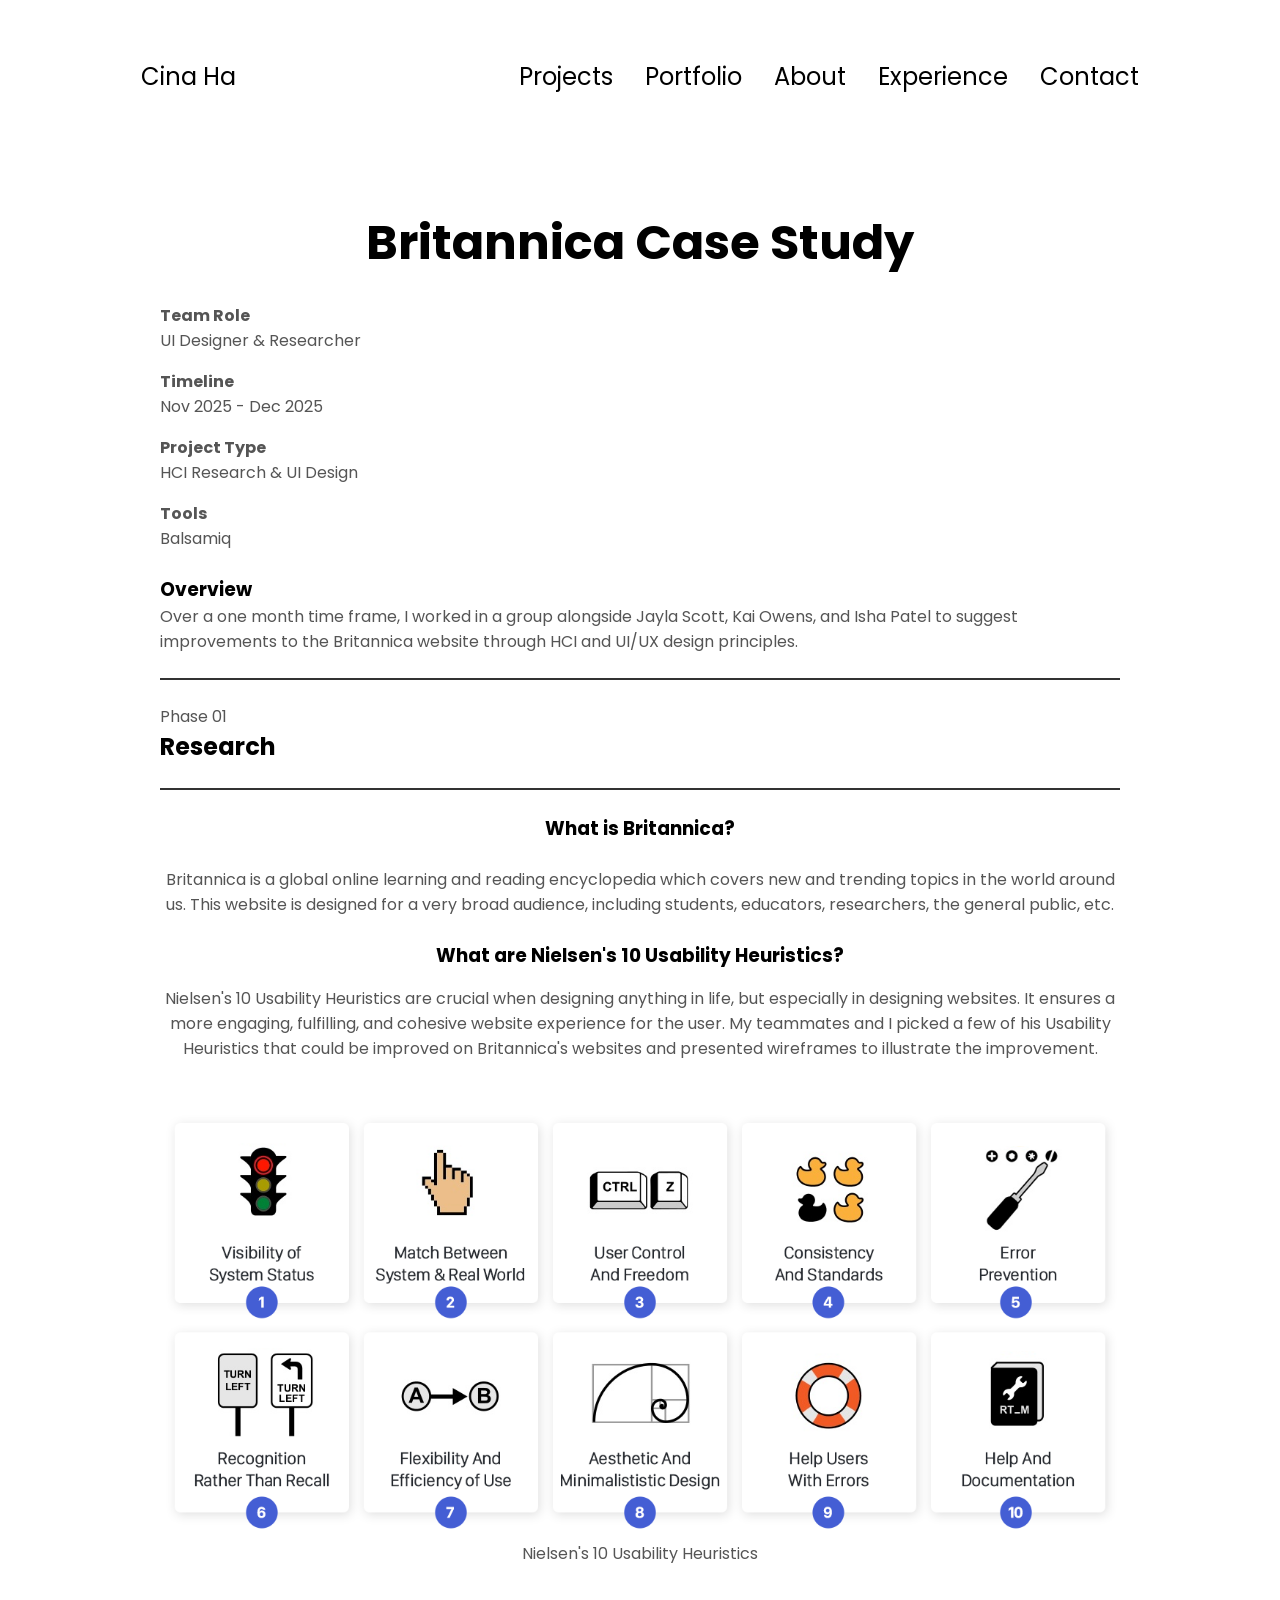
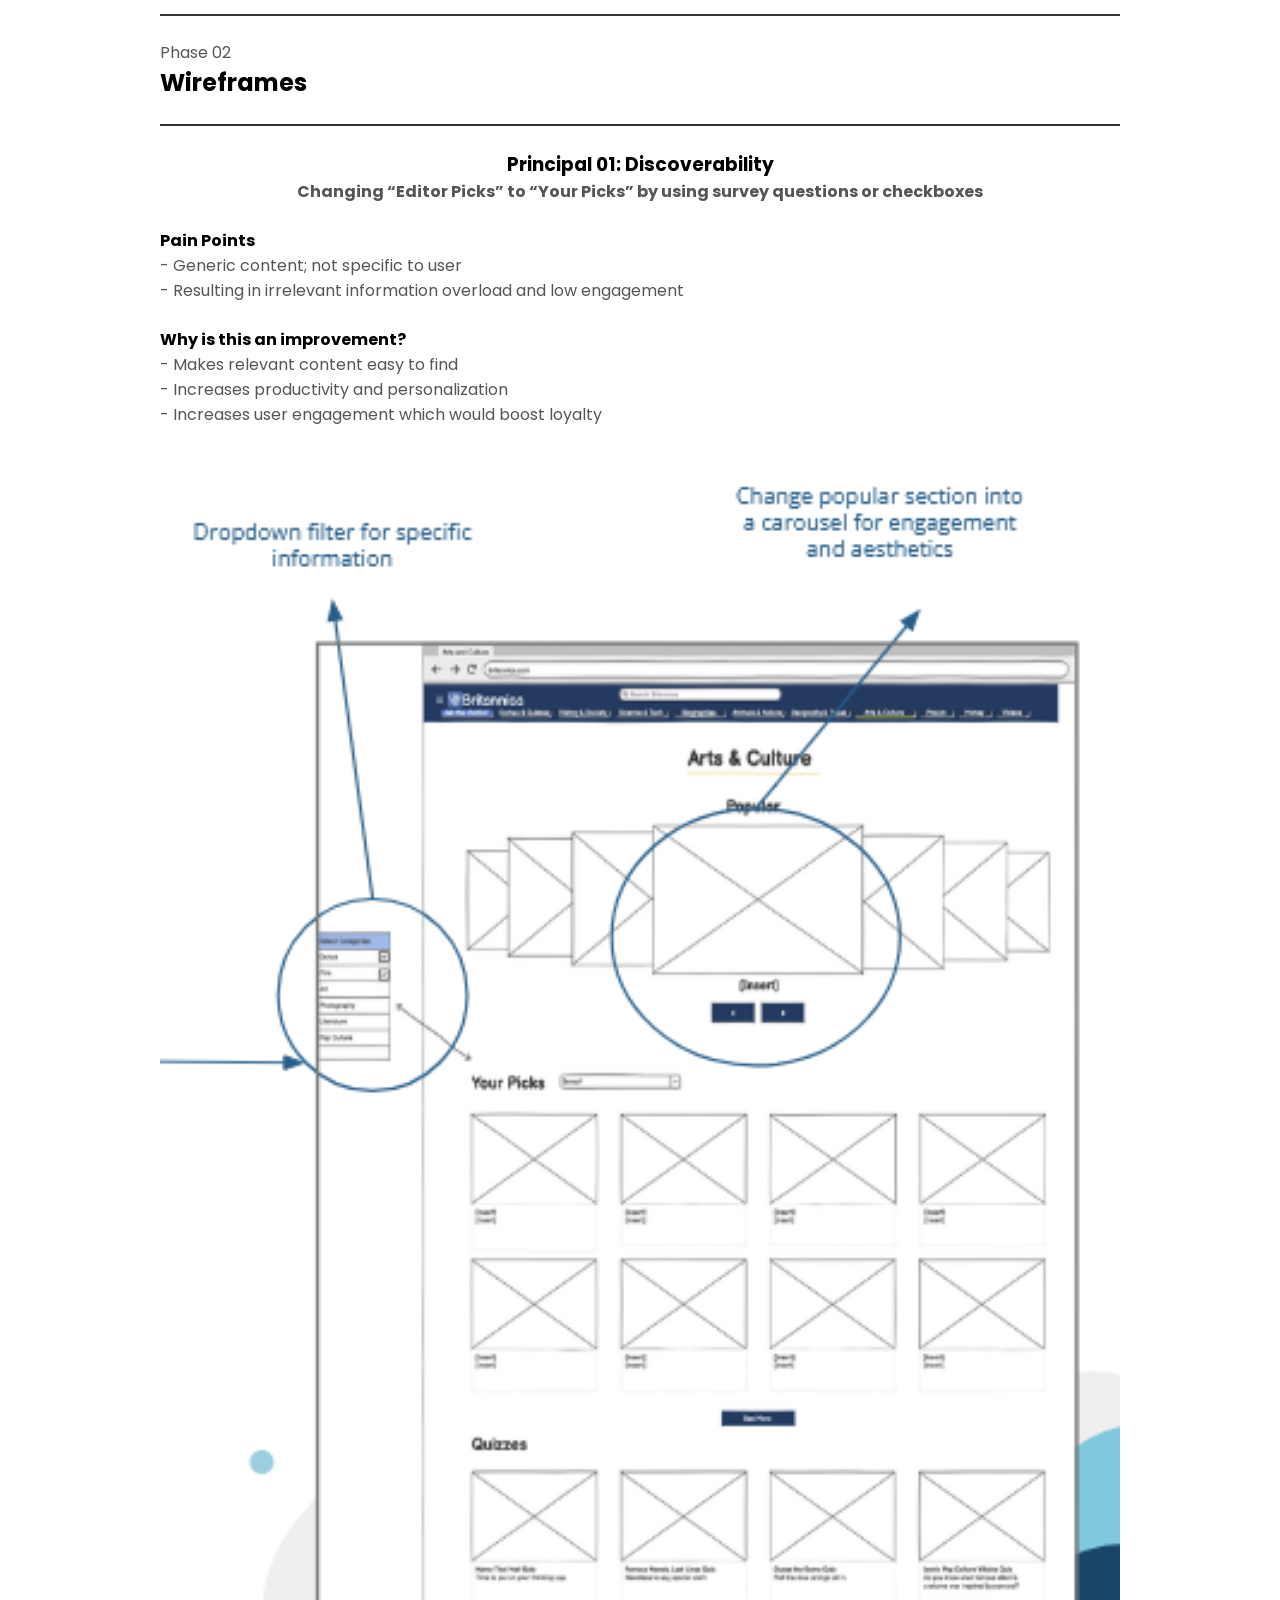
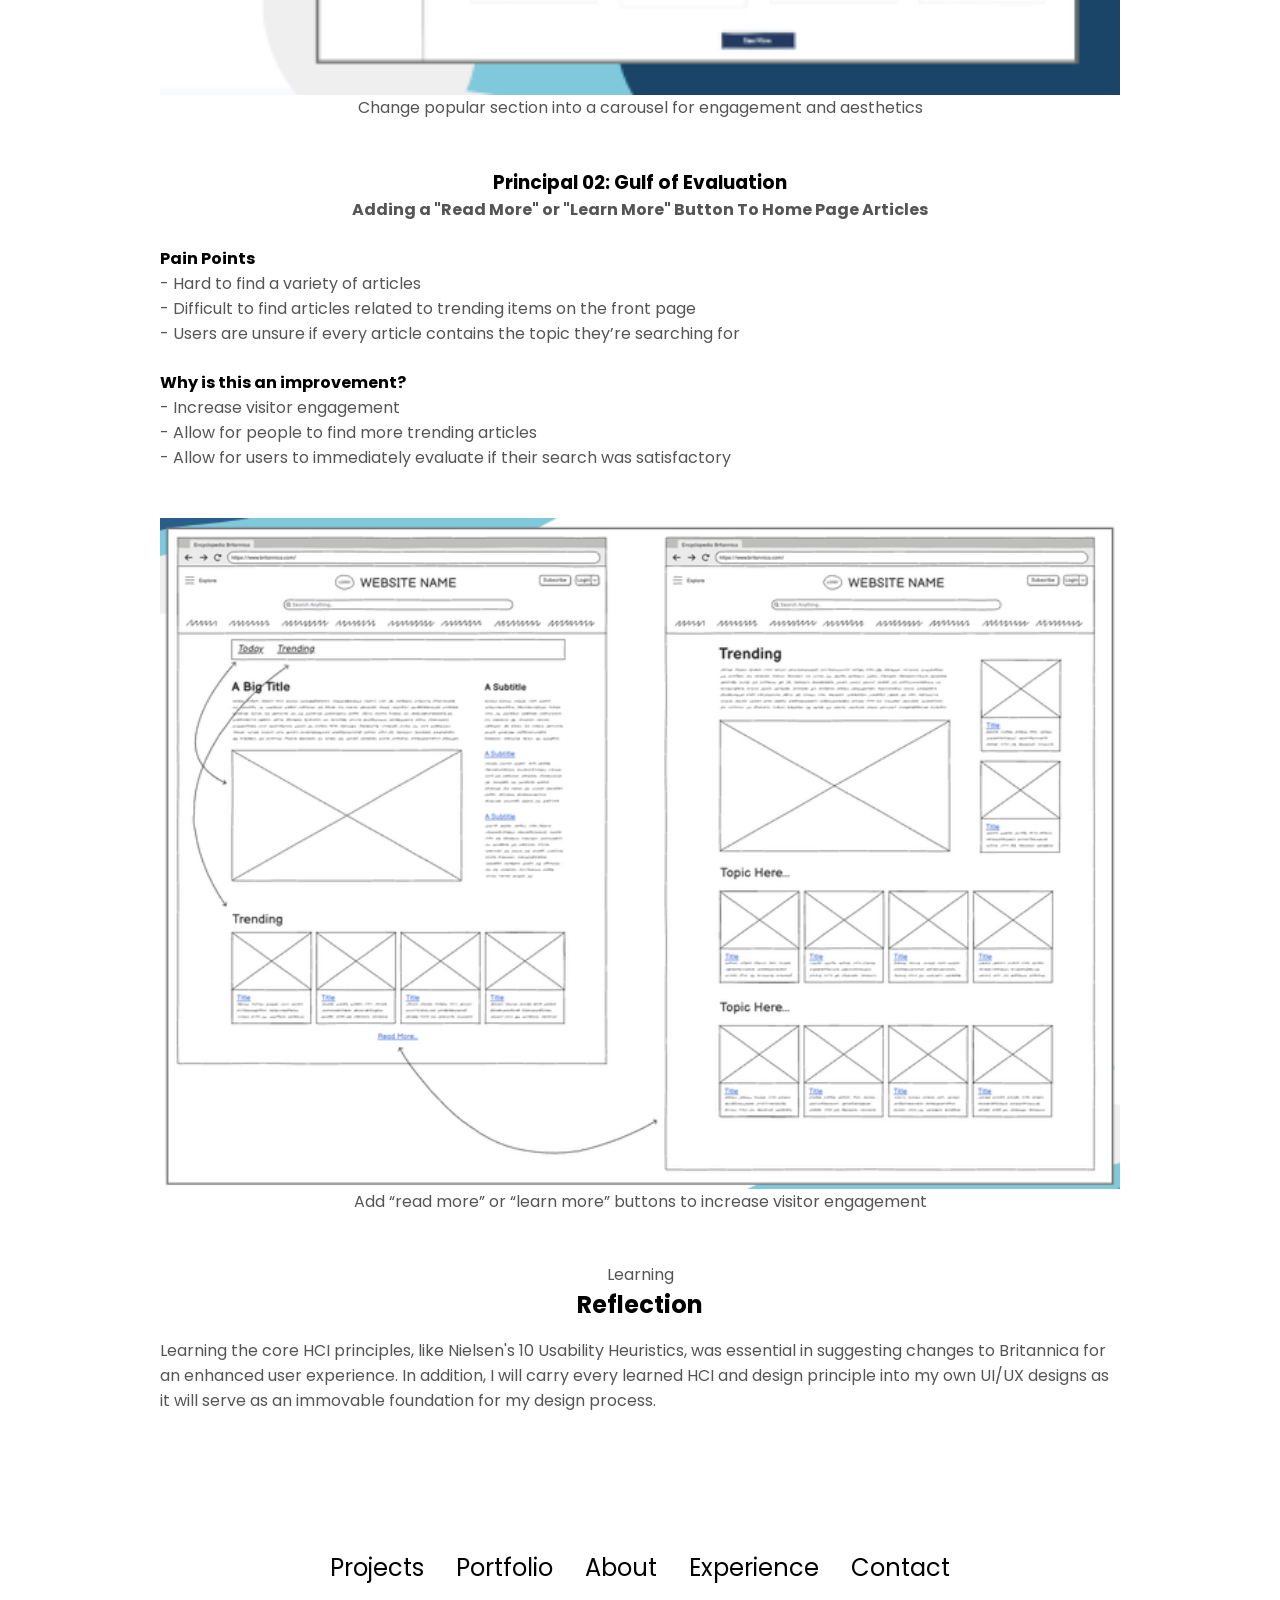
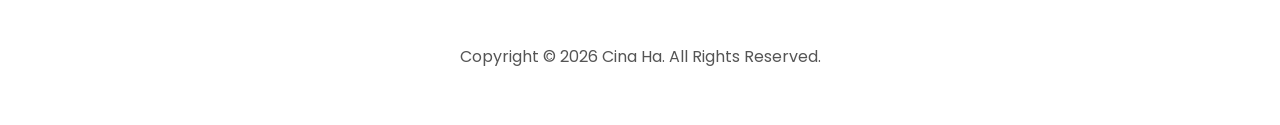
<file: project2.html>
<!doctype html>
<html lang="en">
  <head>
    <meta charset="UTF-8" />
    <meta http-equiv="X-UA-Compatible" content="IE=edge" />
    <meta name="viewport" content="width=device-width, initial-scale=1.0" />
    <title>Cina Ha Portfolio</title>
    <link rel="stylesheet" href="style.css" />
    <link rel="stylesheet" href="mediaqueries.css" />
  </head>
  <body>
    <nav id="desktop-nav">
      <div class="logo"><a href="index.html">Cina Ha</a></div>
      <div>
        <ul class="nav-links">
          <li><a href="#projects">Projects</a></li>
          <li><a href="#portfolio">Portfolio</a></li>
          <li><a href="#about">About</a></li>
          <li><a href="#experience">Experience</a></li>
          <li><a href="#contact">Contact</a></li>
        </ul>
      </div>
    </nav>
    <nav id="hamburger-nav">
      <div class="logo"><a href="index.html">Cina Ha</a></div>
      <div class="hamburger-menu">
        <div class="hamburger-icon" onclick="toggleMenu()">
          <span></span>
          <span></span>
          <span></span>
        </div>
        <div class="menu-links">
          <li>
            <a href="index.html#projects" onclick="toggleMenu()">Projects</a>
          </li>
          <li>
            <a href="index.html#portfolio" onclick="toggleMenu()">Portfolio</a>
          </li>
          <li><a href="index.html#about" onclick="toggleMenu()">About</a></li>
          <li>
            <a href="index.html#experience" onclick="toggleMenu()"
              >Experience</a
            >
          </li>
          <li>
            <a href="index.html#contact" onclick="toggleMenu()">Contact</a>
          </li>
        </div>
      </div>
    </nav>
    <section id="project-1">
      <div project1-container>
        <h1 class="title">Britannica Case Study</h1>
        <div class="big-frame-1">
          <div id="overview-1">
            <p><b>Team Role</b></p>
            <p>UI Designer & Researcher</p>
          </div>
          <div id="overview-2">
            <p><b>Timeline</b></p>
            <p>Nov 2025 - Dec 2025</p>
          </div>
          <div id="overview-3">
            <p><b>Project Type</b></p>
            <p>HCI Research & UI Design</p>
          </div>
          <div id="overview-4">
            <p><b>Tools</b></p>
            <p>Balsamiq</p>
          </div>
        </div>

        <div class="big-frame-1">
          <div id="overview-5">
            <h3>Overview</h3>
            <p>
              Over a one month time frame, I worked in a group alongside Jayla
              Scott, Kai Owens, and Isha Patel to suggest improvements to the
              Britannica website through HCI and UI/UX design principles.
            </p>
          </div>
        </div>
        <hr class="custom-line" />

        <div class="big-frame-1">
          <div id="overview-5">
            <p>Phase 01</p>
            <h2>Research</h2>
          </div>
        </div>

        <hr class="custom-line" />

        <div class="big-frame-1">
          <div id="overview-67">
            <h3>What is Britannica?</h3>
          </div>
        </div>
        <div class="big-frame-1">
          <div id="overview-67">
            <p>
              Britannica is a global online learning and reading encyclopedia
              which covers new and trending topics in the world around us. This
              website is designed for a very broad audience, including students,
              educators, researchers, the general public, etc.
            </p>
          </div>
        </div>
        <div class="big-frame-1">
          <div id="overview-67">
            <h3>What are Nielsen's 10 Usability Heuristics?</h3>
          </div>
          <div id="overview-67">
            <p>
              Nielsen's 10 Usability Heuristics are crucial when designing
              anything in life, but especially in designing websites. It ensures
              a more engaging, fulfilling, and cohesive website experience for
              the user. My teammates and I picked a few of his Usability
              Heuristics that could be improved on Britannica's websites and
              presented wireframes to illustrate the improvement.
            </p>
          </div>

          <div class="project-photos">
            <img
              src="./assets/Nielsen's 10 Usability Heuristics.png"
              alt="Initial AAWC Research"
              class="initial-research-pic"
            />
            <p class="subtitles">Nielsen's 10 Usability Heuristics</p>
          </div>
          <hr class="custom-line" />

          <div class="big-frame-1">
            <div id="overview-5">
              <p>Phase 02</p>
              <h2>Wireframes</h2>
            </div>
          </div>

          <hr class="custom-line" />
          <div class="big-frame-1">
            <div id="overview-67">
              <h3>Principal 01: Discoverability</h3>
              <p>
                <b
                  >Changing “Editor Picks” to “Your Picks” by using survey
                  questions or checkboxes</b
                >
              </p>
            </div>
          </div>
          <div class="big-frame-1">
            <div id="overview-1">
              <h4>Pain Points</h4>
              <p>- Generic content; not specific to user</p>
              <p>
                - Resulting in irrelevant information overload and low
                engagement
              </p>
            </div>
          </div>
          <div class="big-frame-1">
            <div id="overview-1">
              <h4>Why is this an improvement?</h4>
              <p>- Makes relevant content easy to find</p>
              <p>- Increases productivity and personalization</p>
              <p>- Increases user engagement which would boost loyalty</p>
            </div>
          </div>
          <div class="project-photos">
            <img
              src="./assets/01 Discoverability.png"
              alt="Initial AAWC Research"
              class="initial-research-pic"
            />
            <p class="subtitles">
              Change popular section into a carousel for engagement and
              aesthetics
            </p>
          </div>

          <div class="big-frame-1">
            <div id="overview-67">
              <h3>Principal 02: Gulf of Evaluation</h3>
              <p>
                <b
                  >Adding a "Read More" or "Learn More" Button To Home Page
                  Articles</b
                >
              </p>
            </div>
          </div>

          <div class="big-frame-1">
            <div id="overview-1">
              <h4>Pain Points</h4>
              <p>- Hard to find a variety of articles</p>
              <p>
                - Difficult to find articles related to trending items on the
                front page
              </p>
              <p>
                - Users are unsure if every article contains the topic they’re
                searching for
              </p>
            </div>
          </div>
          <div class="big-frame-1">
            <div id="overview-1">
              <h4>Why is this an improvement?</h4>
              <p>- Increase visitor engagement</p>
              <p>- Allow for people to find more trending articles</p>
              <p>
                - Allow for users to immediately evaluate if their search was
                satisfactory
              </p>
            </div>
          </div>
          <div class="project-photos">
            <img
              src="assets/02.png"
              alt="Initial AAWC Research"
              class="initial-research-pic"
            />
            <p class="subtitles">
              Add “read more” or “learn more” buttons to increase visitor
              engagement
            </p>
          </div>
          <div id="overview-67">
            <p>Learning</p>
            <h2>Reflection</h2>
          </div>

          <div id="overview-81">
            <p>
              Learning the core HCI principles, like Nielsen's 10 Usability
              Heuristics, was essential in suggesting changes to Britannica for
              an enhanced user experience. In addition, I will carry every
              learned HCI and design principle into my own UI/UX designs as it
              will serve as an immovable foundation for my design process.
            </p>
          </div>
        </div>
      </div>
    </section>
    <footer>
      <nav>
        <div class="nav-links-container">
          <ul class="nav-links">
            <li><a href="#projects">Projects</a></li>
            <li><a href="#portfolio">Portfolio</a></li>
            <li><a href="#about">About</a></li>
            <li><a href="#experience">Experience</a></li>
            <li><a href="#contact">Contact</a></li>
          </ul>
        </div>
      </nav>
      <p>Copyright &#169; 2026 Cina Ha. All Rights Reserved.</p>
    </footer>
    <script src="script.js"></script>
  </body>
</html>
</file>
<file: style.css>
/* GENERAL */
@import url('https://fonts.googleapis.com/css2?family=Poppins:wght@300;400;500;600&display=swap');

* {
    margin: 0;
    padding: 0;
}

body {
    font-family: 'Poppins', sans-serif;
}

html {
  scroll-behavior: smooth;
}

p {
  color: rgb(85, 85, 85);
}

/* TRANSITION */

a,
.btn {
  transition: all 300ms ease;
}

/* DESKTOP NAV */

nav,
.nav-links {
  display: flex;
}

nav {
  justify-content: space-around;
  align-items: center;
  height: 17vh;
}

.nav-links {
  gap: 2rem;
  list-style: none;
  font-size: 1.5rem;
}

a {
  color: black;
  text-decoration: none;
  text-decoration-color: white;
}

a:hover {
  color: grey;
  text-decoration: underline;
  text-underline-offset: 1rem;
  text-decoration-color: rgb(181, 181, 181);
}

.logo {
  font-size: 1.5rem;
}

.logo:hover {
  cursor: default;
}

/* HAMBURGER MENU */

#hamburger-nav {
  display: none;
}

.hamburger-menu {
  position: relative;
  display: inline-block;
}

.hamburger-icon {
  display: flex;
  flex-direction: column;
  justify-content: space-between;
  height: 24px;
  width: 30px;
  cursor: pointer;
}

.hamburger-icon span {
  width: 100%;
  height: 2px;
  background-color: black;
  transition: all 0.3 ease-in-out;
}

.menu-links {
  position: absolute;
  top: 100%;
  right: 0;
  background-color: white;
  width: fit-content;
  max-height: 0;
  overflow: hidden;
  transition: all 0.3 ease-in-out;
}

.menu-links a {
  display: block;
  padding: 10px;
  text-align: center;
  font-size: 1.5rem;
  color: black;
  text-decoration: none;
  transition: all 0.3 ease-in-out;
}

.menu-links li {
  list-style: none;
}

.menu-links.open {
  max-height: 300px;
}

.hamburger-icon.open span:first-child {
  transform: rotate(45deg) translate(10px, 5px);
}

.hamburger-icon.open span:nth-child(2) {
  opacity: 0;
}

.hamburger-icon.open span:last-child {
  transform: rotate(-45deg) translate(10px, -5px);
}

.hamburger-icon span:first-child {
  transform: none;
}

.hamburger-icon span:first-child {
  opacity: 1;
}

.hamburger-icon span:first-child {
  transform: none;
}

/* SECTIONS */

section {
  padding-top: 6vh;
  padding-bottom: 6vh;
  height:fit-content;
  margin: 0 10rem;
  box-sizing: border-box;
  min-height: fit-content;
}

.section-container {
  display: flex;
  justify-content: center;
}

/* PROFILE SECTION */

#profile {
  display: flex;
  justify-content: center;
  gap: 5rem;
  height: 80vh;
}


.portfolio-pic-1 {
  width: 200px;         /* Set your uniform width */
  height: 200px;        /* Set your uniform height */
  object-fit: cover;    /* Preserves aspect ratio by cropping */
  object-position: center; /* Keeps the center of the photo focused */
}

.portfolio-text {
  margin-top: 2rem;
}

.portfolio-pic-container {
  justify-content: center;
  display: flex;
  flex-direction: row;
  margin:1rem;
  gap: 3rem;
  text-align: center;
}

.section__pic-container {
  display: flex;
  height: 400px;
  width: 400px;
  margin: auto 0;
}

.section__text {
  align-self: center;
  text-align: center;
}

.section__text p {
  font-weight: 600;
}

.section__text__p1 {
  text-align: center;
}

.section__text__p2 {
  font-size: 1.75rem;
  margin-bottom: 1rem;
}

.title {
  font-size: 3rem;
  text-align: center;
}

#socials-container {
  display: flex;
  justify-content: center;
  margin-top: 1rem;
  gap: 1rem;
}

/* ICONS */

.icon {
  cursor: pointer;
  height: 2rem;
}

/* BUTTONS */

.btn-container {
  display: flex;
  justify-content: center;
  gap: 1rem;
}

.btn {
  font-weight: 600;
  transition: all 300ms ease;
  padding: 1rem;
  width: 8rem;
  border-radius: 2rem;
  
}

.btn-color-1,
.btn-color-2 {
  border: rgb(53, 53, 53) 0.1rem solid;
  width: fit-content;
  height: fit-content;
}

.btn-color-1:hover,
.btn-color-2:hover {
  cursor: pointer;
}

.btn-color-1,
.btn-color-2:hover {
  background: rgb(53, 53, 53);
  color: white;
}

.btn-color-1:hover {
  background: white;
  color:black;
}


.btn-color-2 {
  background: none;
}

.btn-color-2:hover {
  border: rgb(255, 255, 255) 0.1rem solid;
}

.btn-container {
  gap: 1rem;
}

/* ABOUT SECTION */

#about {
  position: relative;

}

.about-pic {
  border-radius: 2rem;
}


.about-containers {
  gap: 2rem;
  margin-bottom: 2rem;
  margin-top: 2rem;
}

.about-details-container {
  justify-content: center;
  flex-direction: column;
}

.about-containers,
.about-details-container {
  display: flex;
}

.arrow {
  position: absolute;
  right: -5rem;
  bottom: 2.5rem;
}

.details-container {
  padding: 1.5rem;
  flex: 1;
  background: white;
  border-radius: 2rem;
  border: rgb(53, 53, 53) 0.1rem solid;
  border-color: rgb(163, 163, 163);
  text-align: center;
}

.section-container {
  gap: 4rem;
  height: 80%;
 align-items: center;
}

.about__pic-container {
  width: 300px;         /* Set your uniform width */
  height: 200px;        /* Set your uniform height */
  object-fit: cover;    /* Preserves aspect ratio by cropping */
  object-position: center; /* Keeps the center of the photo focused */}

.text-container {
  justify-content: left;
  margin: auto;
}

.about-me-1 {
  margin-bottom: 2rem;
}

.about-me-2 {
  margin-bottom: 2rem;
}


.section-container-project {
  display:flex;
  flex-direction: row;
  gap: 2rem;
  margin: 2rem;
}






/* PORTFOLIO */


/* EXPERIENCE SECTION */

#experience {
  position: relative;
}

.experience-sub-title {
  color: rgb(85, 85, 85);
  font-weight: 600;
  font-size: 1.75rem;
  margin-bottom: 2rem;
}

.experience-details-container {
  display: flex;
  justify-content: center;
  flex-direction: column;
}

.article-container {
  display: flex;
  text-align: initial;
  flex-wrap: wrap;
  flex-direction: row;
  gap: 2.5rem;
  justify-content: space-around;
}

article {
  display: flex;
  width: 10rem;
  justify-content: space-around;
  gap: 0.5rem;
}

article .icon {
  cursor: default;
}

/* PROJECTS SECTION */

#projects {
  position: relative;
}

.color-container {
  border-color: rgb(163, 163, 163);
  background: rgb(250, 250, 250);
}

.project-img {
  border-radius: 2rem;
  width: 100%;
  height: 300px;
  object-fit: cover;    /* Preserves aspect ratio by cropping */
  object-position: center; /* Keeps the center of the photo focused */

}

.project-title {
  margin: 1rem;
  color: black;
}

.project-btn {
  color: black;
  border-color: rgb(163, 163, 163);
  width: fit-content;
  height: fit-content;
}

/* CONTACT */

#contact {
  display: flex;
  justify-content: center;
  flex-direction: column;
  height: 70vh;
}

.contact-info-upper-container {
  display: flex;
  justify-content: center;
  border-radius: 2rem;
  border: rgb(53, 53, 53) 0.1rem solid;
  border-color: rgb(163, 163, 163);
  background: (250, 250, 250);
  margin: 2rem auto;
  padding: 0.5rem;
}

.contact-info-container {
  display: flex;
  align-items: center;
  justify-content: center;
  gap: 0.5rem;
  margin: 1rem;
}

.contact-info-container p {
  font-size: larger;
}

.contact-icon {
  cursor: default;
}

.email-icon {
  height: 2.5rem;
}

/* FOOTER SECTION */

footer {
  height: 26vh;
  margin: 0 1rem;
}

footer p {
  text-align: center;
}

#project-1 {
  position: relative;
  justify-content: center;
}

.project1-container {
  justify-content: center;
}
.big-frame-1 {
  margin-top: 1.5rem;
  margin-bottom: 1.5rem;

}

#overview-1 {
  margin-bottom: 1rem;
}

#overview-2 {
  margin-bottom: 1rem;
}

#overview-3 {
  margin-bottom: 1rem;
}

#overview-67 {
  margin-top: 1rem;
  text-align: center;
}

#overview-8 {
  margin-top: 1rem;
}
#overview-81 {
  margin-top: 1rem;
}
#overview-67 {
  margin-top: 1rem;
}
#overview-61 {
  margin-top: 1rem;
}

.project-photos {
  display: flex;
  justify-content: center;
  text-align: center;
  flex-direction: column;
  margin-top: 3rem;
  margin-bottom: 3rem;

}

.initial-research-pic {
  width: 100%;         /* Set your uniform width */
  height: 100%;        /* Set your uniform height */
  object-fit: cover;    /* Preserves aspect ratio by cropping */
  object-position: center; /* Keeps the center of the photo focused */
}

.BMC-research-pic {
  width: 100%;         /* Set your uniform width */
  height: 100%;        /* Set your uniform height */
  object-fit: cover;    /* Preserves aspect ratio by cropping */
  object-position: center; /* Keeps the center of the photo focused */
}

.custom-line {
  border: 0;                /* Remove default browser styling */
  border-top: 2px solid #333; /* Line thickness, style, and color */
  width: 100%;               /* Length of the line */
  margin: 20px auto;        /* Spacing above/below, centers the line */
}
</file>
<file: mediaqueries.css>
@media screen and (max-width: 1400px) {
  #profile {
    height: 83vh;
    margin-bottom: 6rem;
  }
  .about-containers {
    flex-wrap: wrap;
  }
  #contact,
  #projects {
    height: fit-content;
  }
}

@media screen and (max-width: 1200px) {
  #desktop-nav {
    display: none;
  }
  #hamburger-nav {
    display: flex;
  }
  #experience,
  .experience-details-container {
    margin-top: 2rem;
  }
  #profile,
  .section-container {
    display: block;
  }
  .arrow {
    display: none;
  }
  section,
  .section-container {
    height: fit-content;
  }
  section {
    margin: 0 5%;
  }
  .section__pic-container {
    width: 275px;
    height: 275px;
    margin: 0 auto 2rem;
  }
  .about-containers {
    margin-top: 0;
  }
}

@media screen and (max-width: 600px) {
  #contact,
  footer {
    height: 40vh;
  }
  #profile {
    height: 83vh;
    margin-bottom: 0;
  }
  article {
    font-size: 1rem;
  }
  footer nav {
    height: fit-content;
    margin-bottom: 2rem;
  }
  .about-containers,
  .contact-info-upper-container,
  .btn-container {
    flex-wrap: wrap;
  }
  .contact-info-container {
    margin: 0;
  }
  .contact-info-container p,
  .nav-links li a {
    font-size: 1rem;
  }
  .experience-sub-title {
    font-size: 1.25rem;
  }
  .logo {
    font-size: 1.5rem;
  }
  .nav-links {
    flex-direction: column;
    gap: 0.5rem;
    text-align: center;
  }
  .section__pic-container {
    width: auto;
    height: 46vw;
    justify-content: center;
  }
  .section__text__p2 {
    font-size: 1.25rem;
  }
  .title {
    font-size: 2rem;
  }
  .text-container {
    text-align: justify;
  }
}
</file>
